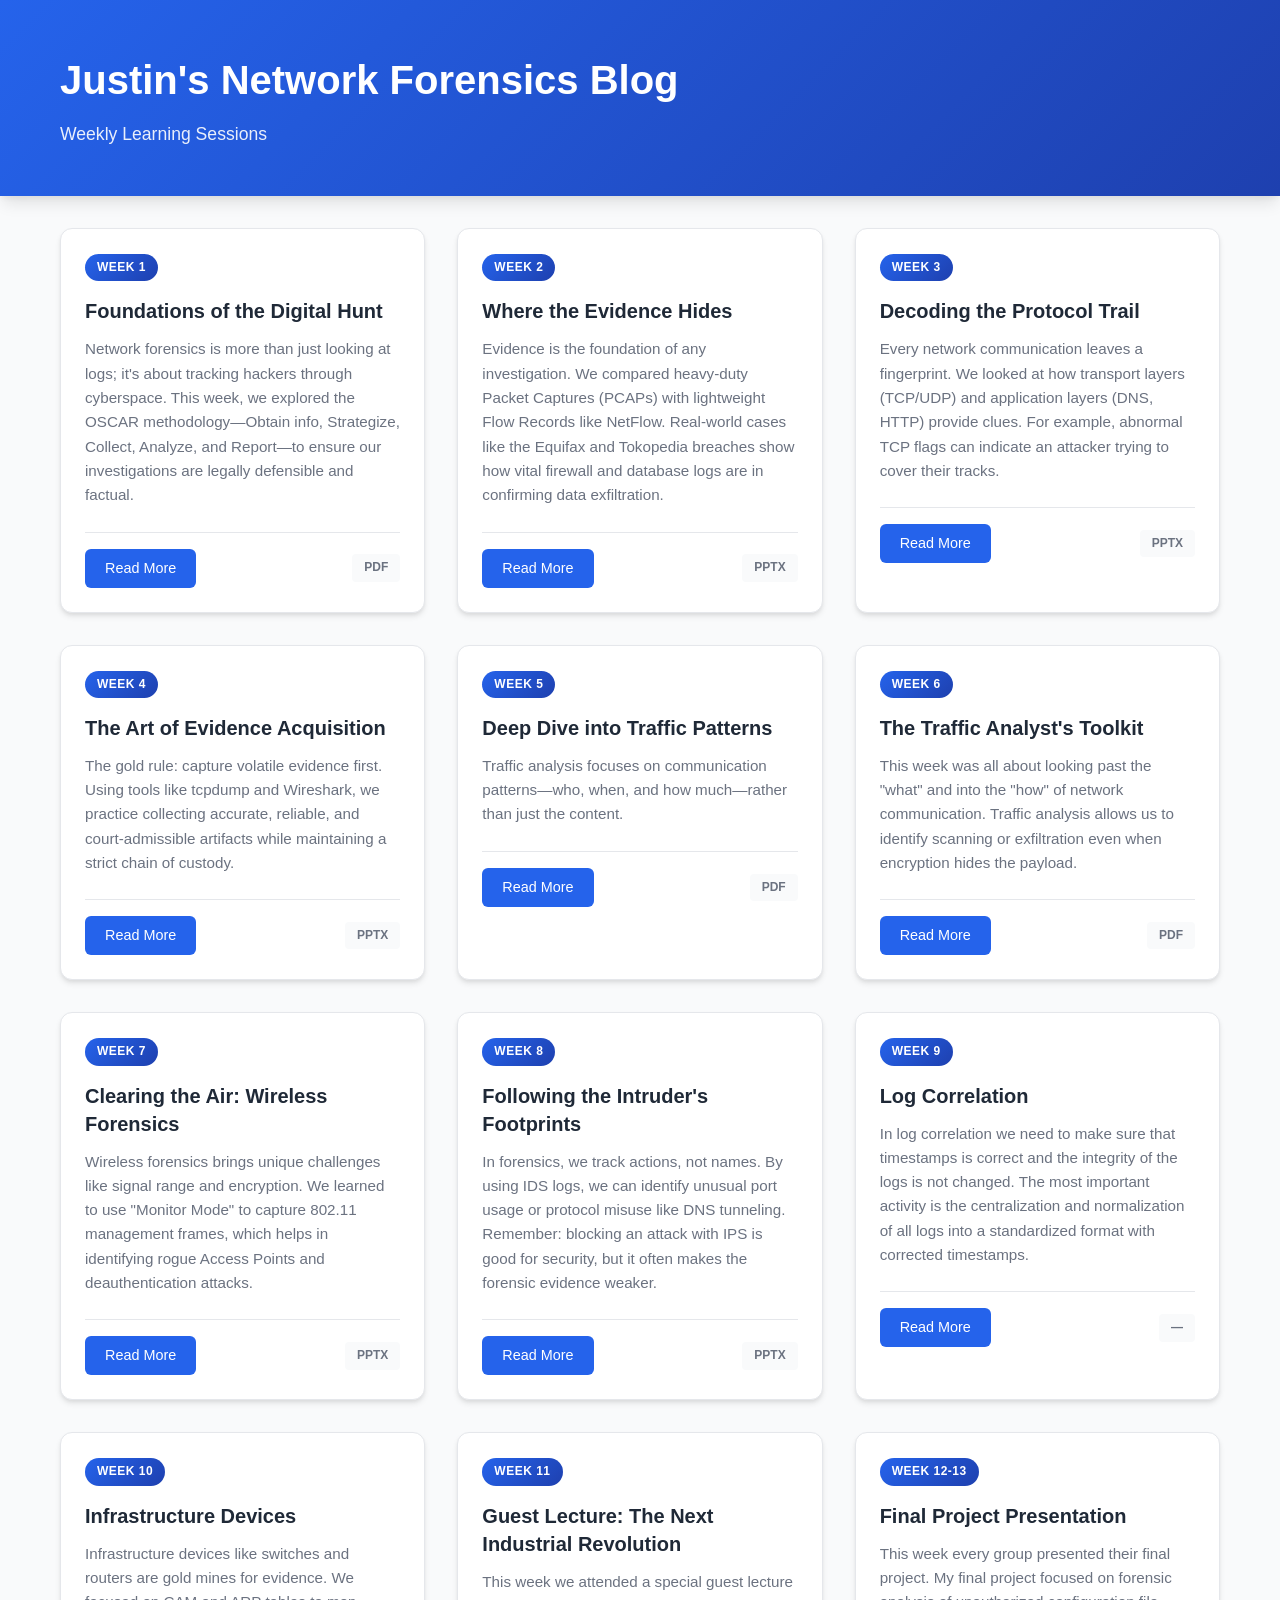
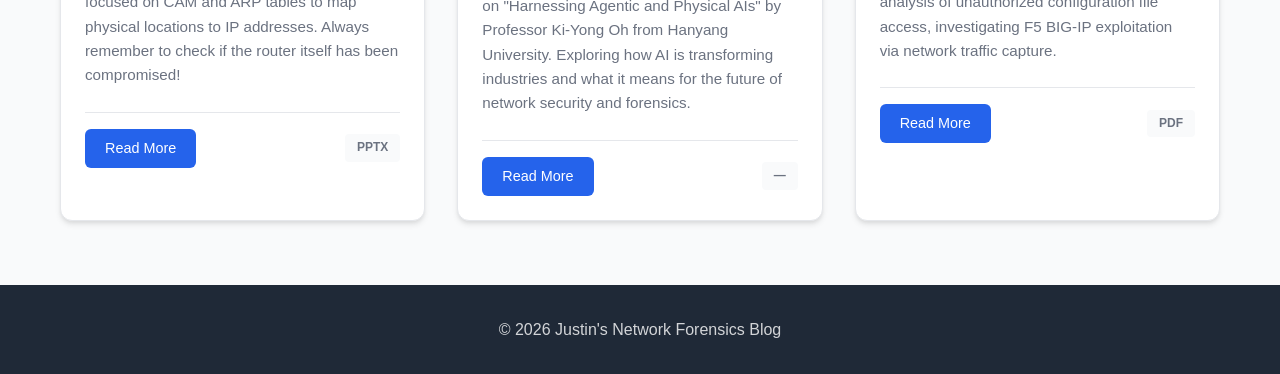
<file: index.html>
<!DOCTYPE html>
<html lang="en">
<head>
    <meta charset="UTF-8">
    <meta name="viewport" content="width=device-width, initial-scale=1.0">
    <title>Justin's Network Forensics Blog - Weekly Sessions</title>
    <link rel="stylesheet" href="styles.css">
</head>
<body>
    <header>
        <div class="container">
            <h1>Justin's Network Forensics Blog</h1>
            <p class="subtitle">Weekly Learning Sessions</p>
        </div>
    </header>

    <main class="container">
        <div class="blog-grid">
            <article class="blog-card">
                <div class="card-content">
                    <span class="session-number">Week 1</span>
                    <h2>Foundations of the Digital Hunt</h2>
                    <p>Network forensics is more than just looking at logs; it's about tracking hackers through cyberspace. This week, we explored the OSCAR methodology—Obtain info, Strategize, Collect, Analyze, and Report—to ensure our investigations are legally defensible and factual.</p>
                    <div class="card-footer">
                        <a href="posts/introduction.html" class="btn">Read More</a>
                        <span class="file-type">PDF</span>
                    </div>
                </div>
            </article>

            <article class="blog-card">
                <div class="card-content">
                    <span class="session-number">Week 2</span>
                    <h2>Where the Evidence Hides</h2>
                    <p>Evidence is the foundation of any investigation. We compared heavy-duty Packet Captures (PCAPs) with lightweight Flow Records like NetFlow. Real-world cases like the Equifax and Tokopedia breaches show how vital firewall and database logs are in confirming data exfiltration.</p>
                    <div class="card-footer">
                        <a href="posts/source-of-evidence.html" class="btn">Read More</a>
                        <span class="file-type">PPTX</span>
                    </div>
                </div>
            </article>

            <article class="blog-card">
                <div class="card-content">
                    <span class="session-number">Week 3</span>
                    <h2>Decoding the Protocol Trail</h2>
                    <p>Every network communication leaves a fingerprint. We looked at how transport layers (TCP/UDP) and application layers (DNS, HTTP) provide clues. For example, abnormal TCP flags can indicate an attacker trying to cover their tracks.</p>
                    <div class="card-footer">
                        <a href="posts/network-protocol.html" class="btn">Read More</a>
                        <span class="file-type">PPTX</span>
                    </div>
                </div>
            </article>

            <article class="blog-card">
                <div class="card-content">
                    <span class="session-number">Week 4</span>
                    <h2>The Art of Evidence Acquisition</h2>
                    <p>The gold rule: capture volatile evidence first. Using tools like tcpdump and Wireshark, we practice collecting accurate, reliable, and court-admissible artifacts while maintaining a strict chain of custody.</p>
                    <div class="card-footer">
                        <a href="posts/acquiring-evidence.html" class="btn">Read More</a>
                        <span class="file-type">PPTX</span>
                    </div>
                </div>
            </article>

            <article class="blog-card">
                <div class="card-content">
                    <span class="session-number">Week 5</span>
                    <h2>Deep Dive into Traffic Patterns</h2>
                    <p>Traffic analysis focuses on communication patterns—who, when, and how much—rather than just the content.</p>
                    <div class="card-footer">
                        <a href="posts/traffic-analysis.html" class="btn">Read More</a>
                        <span class="file-type">PDF</span>
                    </div>
                </div>
            </article>

            <article class="blog-card">
                <div class="card-content">
                    <span class="session-number">Week 6</span>
                    <h2>The Traffic Analyst's Toolkit</h2>
                    <p>This week was all about looking past the "what" and into the "how" of network communication. Traffic analysis allows us to identify scanning or exfiltration even when encryption hides the payload.</p>
                    <div class="card-footer">
                        <a href="posts/traffic-analysis-lab.html" class="btn">Read More</a>
                        <span class="file-type">PDF</span>
                    </div>
                </div>
            </article>

            <article class="blog-card">
                <div class="card-content">
                    <span class="session-number">Week 7</span>
                    <h2>Clearing the Air: Wireless Forensics</h2>
                    <p>Wireless forensics brings unique challenges like signal range and encryption. We learned to use "Monitor Mode" to capture 802.11 management frames, which helps in identifying rogue Access Points and deauthentication attacks.</p>
                    <div class="card-footer">
                        <a href="posts/wireless-forensics.html" class="btn">Read More</a>
                        <span class="file-type">PPTX</span>
                    </div>
                </div>
            </article>

            <article class="blog-card">
                <div class="card-content">
                    <span class="session-number">Week 8</span>
                    <h2>Following the Intruder's Footprints</h2>
                    <p>In forensics, we track actions, not names. By using IDS logs, we can identify unusual port usage or protocol misuse like DNS tunneling. Remember: blocking an attack with IPS is good for security, but it often makes the forensic evidence weaker.</p>
                    <div class="card-footer">
                        <a href="posts/tracking-intruder.html" class="btn">Read More</a>
                        <span class="file-type">PPTX</span>
                    </div>
                </div>
            </article>

            <article class="blog-card">
                <div class="card-content">
                    <span class="session-number">Week 9</span>
                    <h2>Log Correlation</h2>
                    <p>In log correlation we need to make sure that timestamps is correct and the integrity of the logs is not changed. The most important activity is the centralization and normalization of all logs into a standardized format with corrected timestamps.</p>
                    <div class="card-footer">
                        <a href="posts/log-correlation.html" class="btn">Read More</a>
                        <span class="file-type">—</span>
                    </div>
                </div>
            </article>

            <article class="blog-card">
                <div class="card-content">
                    <span class="session-number">Week 10</span>
                    <h2>Infrastructure Devices</h2>
                    <p>Infrastructure devices like switches and routers are gold mines for evidence. We focused on CAM and ARP tables to map physical locations to IP addresses. Always remember to check if the router itself has been compromised!</p>
                    <div class="card-footer">
                        <a href="posts/infrastructure.html" class="btn">Read More</a>
                        <span class="file-type">PPTX</span>
                    </div>
                </div>
            </article>

            <article class="blog-card">
                <div class="card-content">
                    <span class="session-number">Week 11</span>
                    <h2>Guest Lecture: The Next Industrial Revolution</h2>
                    <p>This week we attended a special guest lecture on "Harnessing Agentic and Physical AIs" by Professor Ki-Yong Oh from Hanyang University. Exploring how AI is transforming industries and what it means for the future of network security and forensics.</p>
                    <div class="card-footer">
                        <a href="posts/guest-lecture-ai.html" class="btn">Read More</a>
                        <span class="file-type">—</span>
                    </div>
                </div>
            </article>

            <article class="blog-card">
                <div class="card-content">
                    <span class="session-number">Week 12-13</span>
                    <h2>Final Project Presentation</h2>
                    <p>This week every group presented their final project. My final project focused on forensic analysis of unauthorized configuration file access, investigating F5 BIG-IP exploitation via network traffic capture.</p>
                    <div class="card-footer">
                        <a href="posts/final-project.html" class="btn">Read More</a>
                        <span class="file-type">PDF</span>
                    </div>
                </div>
            </article>
        </div>
    </main>

    <footer>
        <div class="container">
            <p>&copy; 2026 Justin's Network Forensics Blog</p>
        </div>
    </footer>

    <script src="script.js"></script>
</body>
</html>
</file>
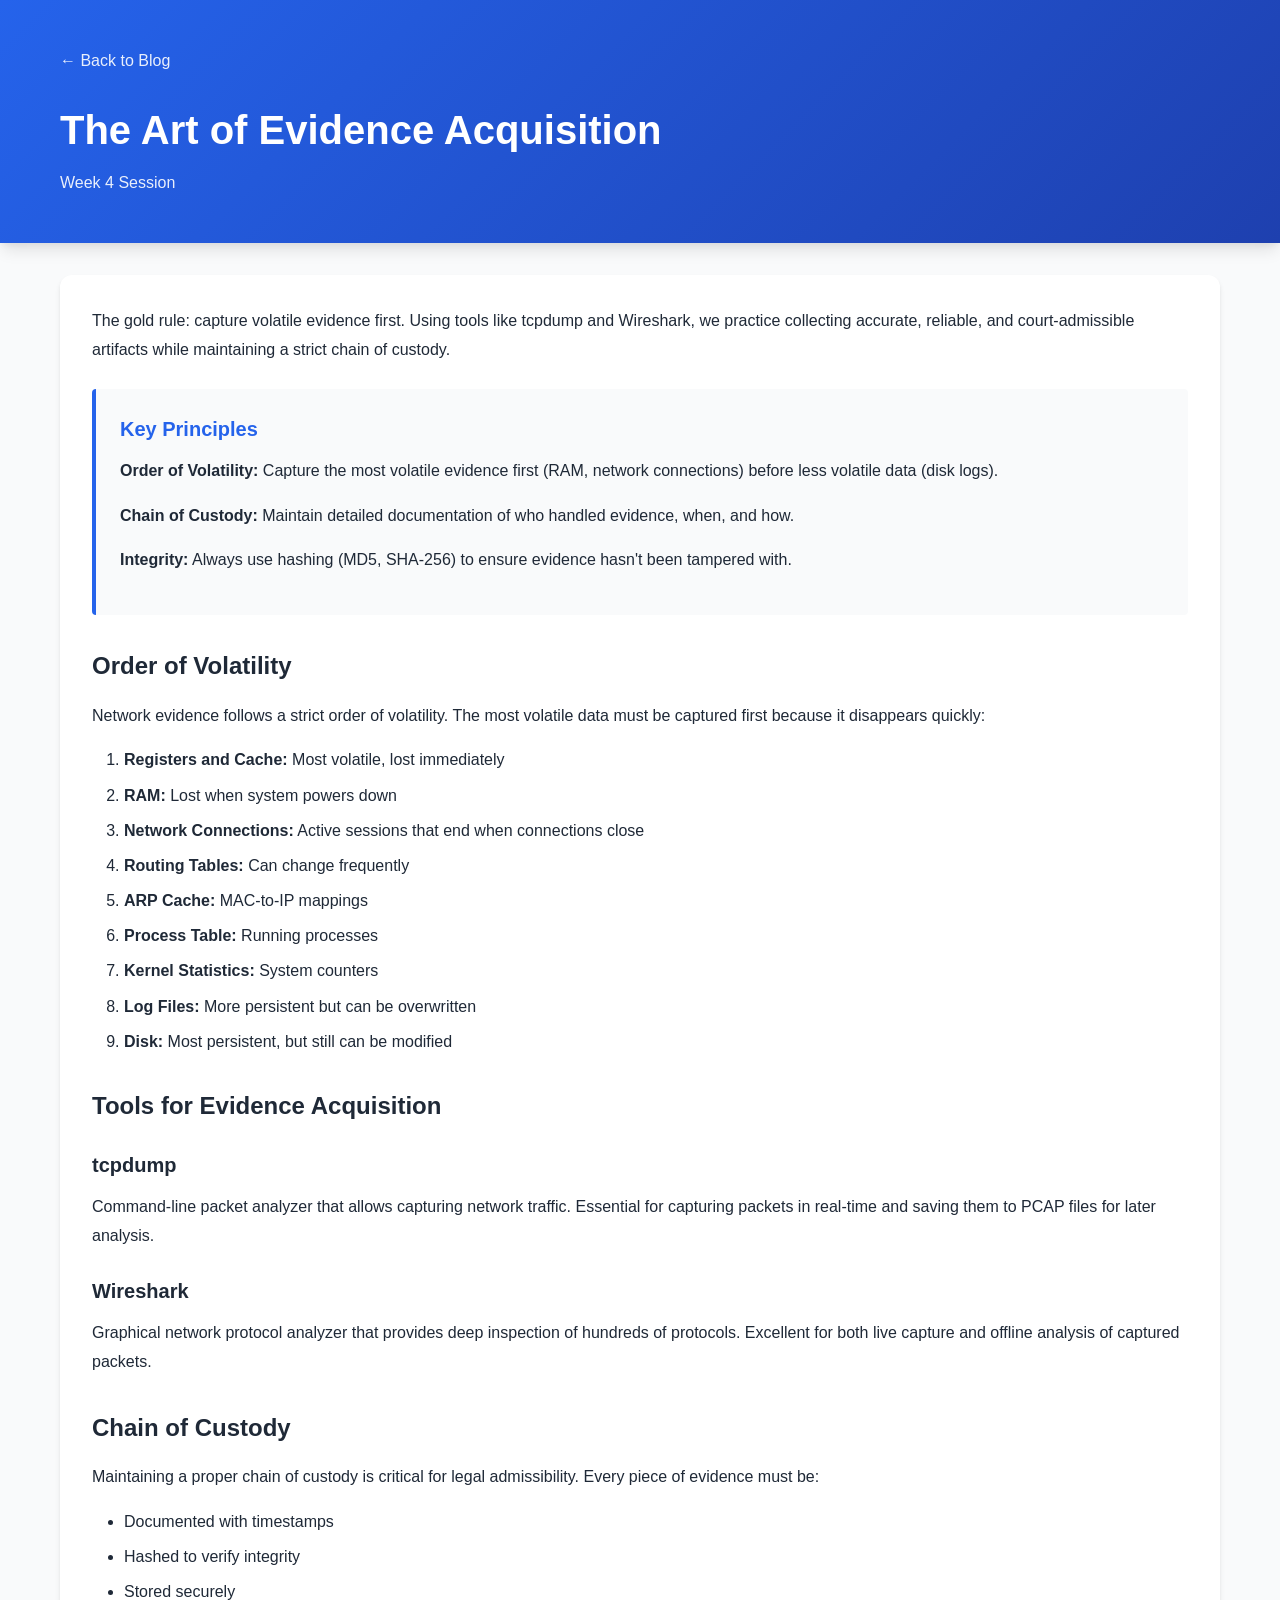
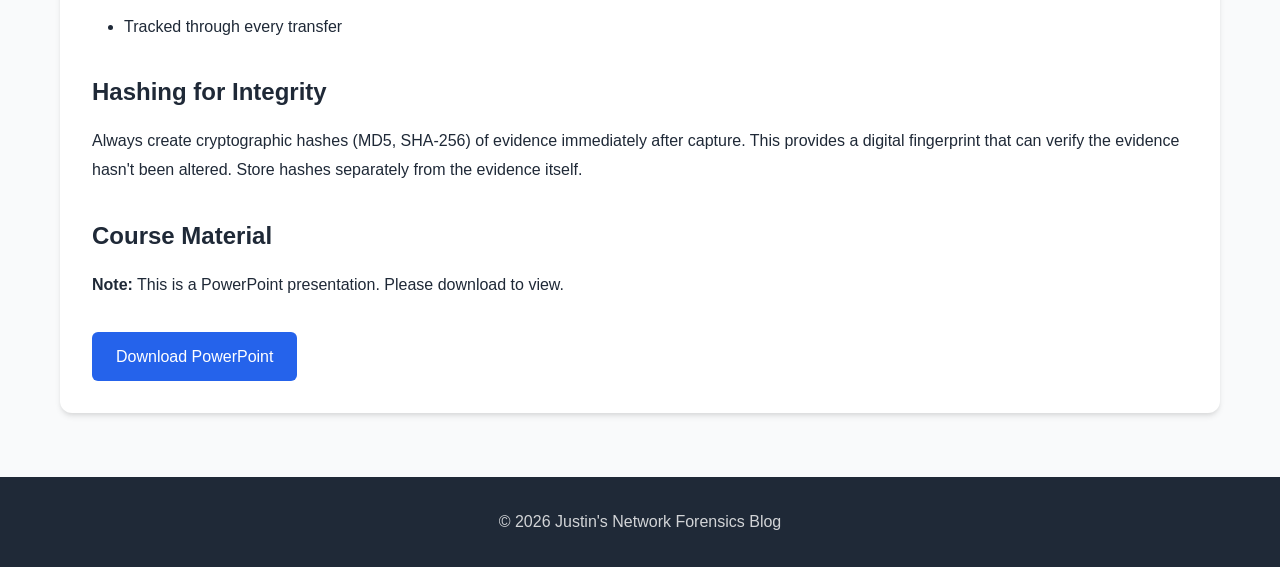
<file: posts/acquiring-evidence.html>
<!DOCTYPE html>
<html lang="en">
<head>
    <meta charset="UTF-8">
    <meta name="viewport" content="width=device-width, initial-scale=1.0">
    <title>The Art of Evidence Acquisition - Justin's Network Forensics Blog</title>
    <link rel="stylesheet" href="../styles.css">
</head>
<body>
    <header class="post-header">
        <div class="container">
            <a href="../index.html" class="back-link">← Back to Blog</a>
            <h1>The Art of Evidence Acquisition</h1>
            <p class="post-meta">Week 4 Session</p>
        </div>
    </header>

    <main class="container">
        <div class="post-content">
            <p>The gold rule: capture volatile evidence first. Using tools like tcpdump and Wireshark, we practice collecting accurate, reliable, and court-admissible artifacts while maintaining a strict chain of custody.</p>
            
            <div class="key-points">
                <h3>Key Principles</h3>
                <p><strong>Order of Volatility:</strong> Capture the most volatile evidence first (RAM, network connections) before less volatile data (disk logs).</p>
                <p><strong>Chain of Custody:</strong> Maintain detailed documentation of who handled evidence, when, and how.</p>
                <p><strong>Integrity:</strong> Always use hashing (MD5, SHA-256) to ensure evidence hasn't been tampered with.</p>
            </div>

            <h2>Order of Volatility</h2>
            <p>Network evidence follows a strict order of volatility. The most volatile data must be captured first because it disappears quickly:</p>
            <ol>
                <li><strong>Registers and Cache:</strong> Most volatile, lost immediately</li>
                <li><strong>RAM:</strong> Lost when system powers down</li>
                <li><strong>Network Connections:</strong> Active sessions that end when connections close</li>
                <li><strong>Routing Tables:</strong> Can change frequently</li>
                <li><strong>ARP Cache:</strong> MAC-to-IP mappings</li>
                <li><strong>Process Table:</strong> Running processes</li>
                <li><strong>Kernel Statistics:</strong> System counters</li>
                <li><strong>Log Files:</strong> More persistent but can be overwritten</li>
                <li><strong>Disk:</strong> Most persistent, but still can be modified</li>
            </ol>

            <h2>Tools for Evidence Acquisition</h2>
            
            <h3>tcpdump</h3>
            <p>Command-line packet analyzer that allows capturing network traffic. Essential for capturing packets in real-time and saving them to PCAP files for later analysis.</p>

            <h3>Wireshark</h3>
            <p>Graphical network protocol analyzer that provides deep inspection of hundreds of protocols. Excellent for both live capture and offline analysis of captured packets.</p>

            <h2>Chain of Custody</h2>
            <p>Maintaining a proper chain of custody is critical for legal admissibility. Every piece of evidence must be:</p>
            <ul>
                <li>Documented with timestamps</li>
                <li>Hashed to verify integrity</li>
                <li>Stored securely</li>
                <li>Tracked through every transfer</li>
            </ul>

            <h2>Hashing for Integrity</h2>
            <p>Always create cryptographic hashes (MD5, SHA-256) of evidence immediately after capture. This provides a digital fingerprint that can verify the evidence hasn't been altered. Store hashes separately from the evidence itself.</p>

            <h2>Course Material</h2>
            <p><strong>Note:</strong> This is a PowerPoint presentation. Please download to view.</p>
            
            <a href="../Acquiring Evidence in Network Forensics.pptx" class="download-btn" download>Download PowerPoint</a>
        </div>
    </main>

    <footer>
        <div class="container">
            <p>&copy; 2026 Justin's Network Forensics Blog</p>
        </div>
    </footer>
</body>
</html>
</file>
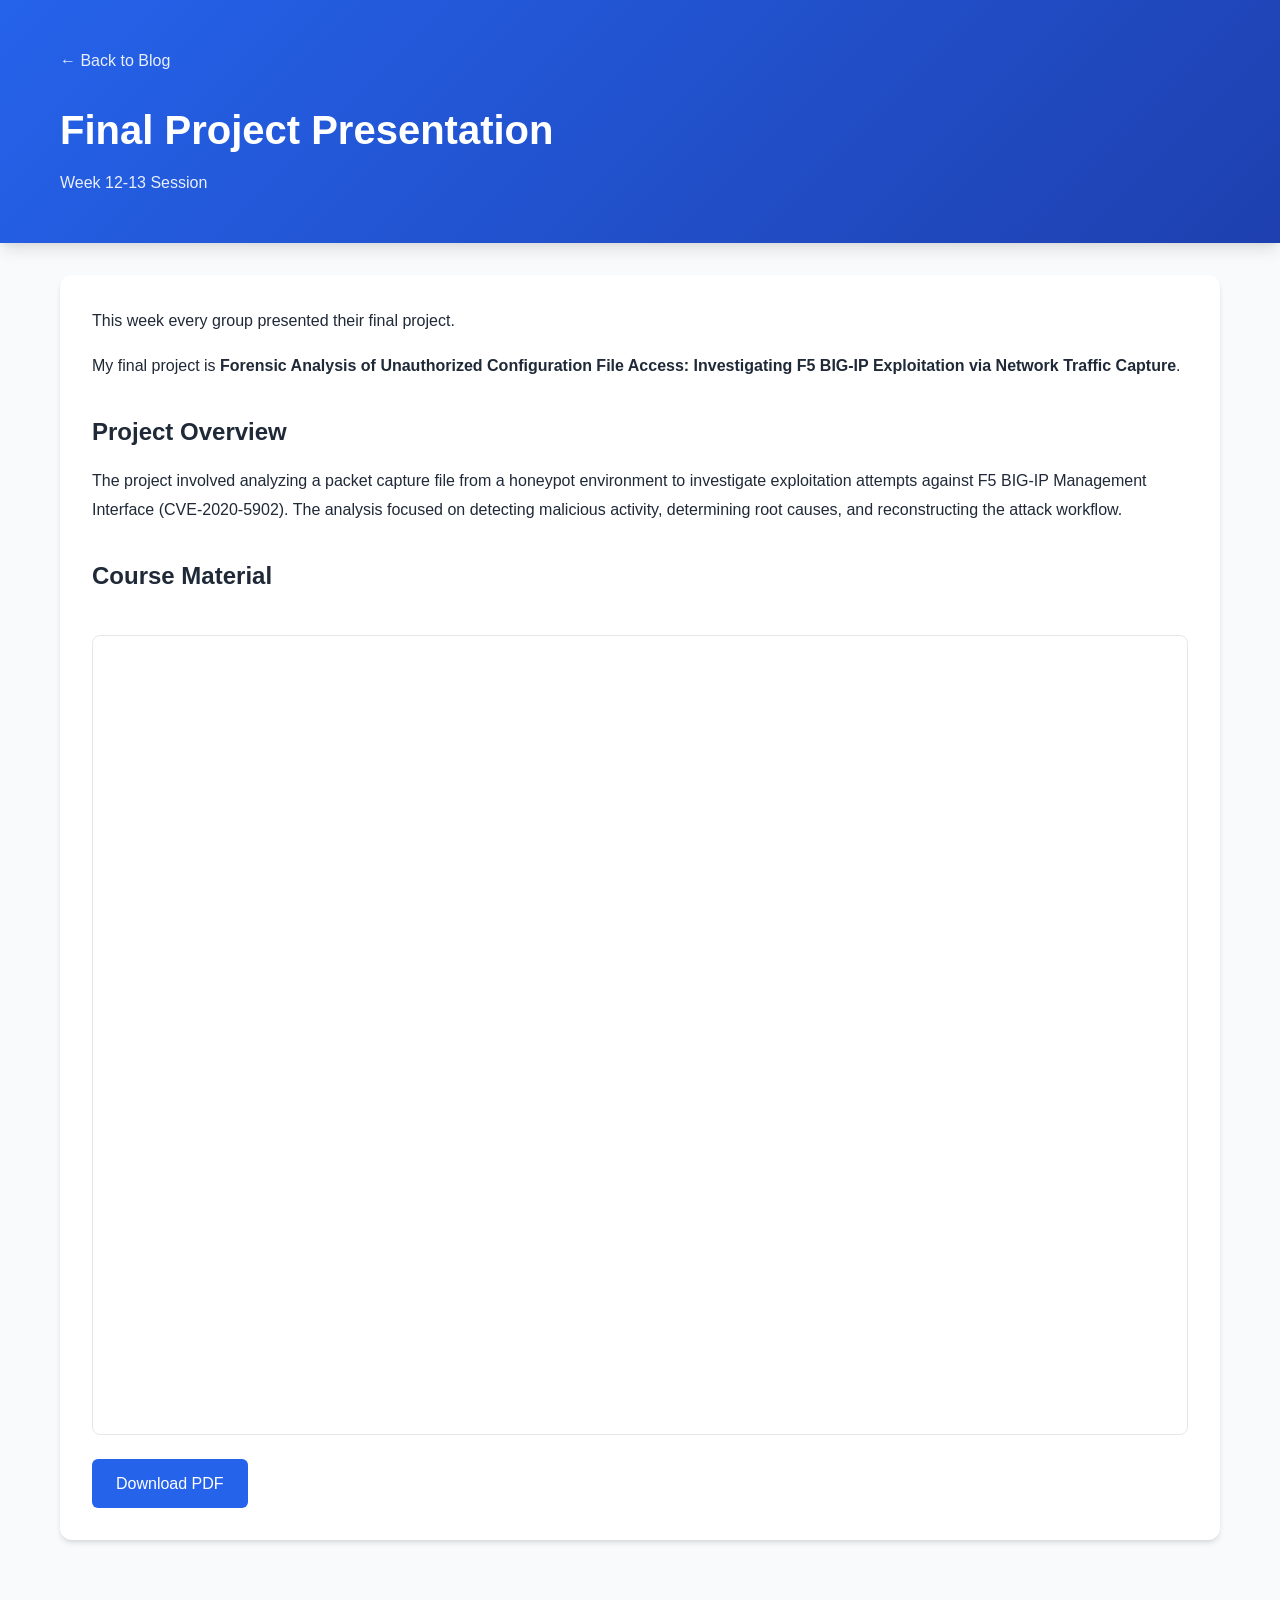
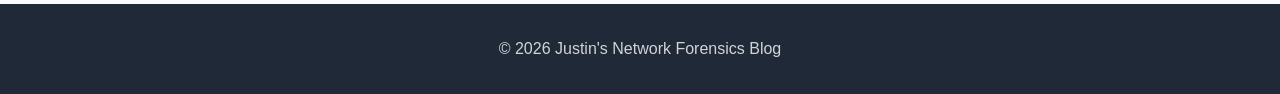
<file: posts/final-project.html>
<!DOCTYPE html>
<html lang="en">
<head>
    <meta charset="UTF-8">
    <meta name="viewport" content="width=device-width, initial-scale=1.0">
    <title>Final Project Presentation - Justin's Network Forensics Blog</title>
    <link rel="stylesheet" href="../styles.css">
</head>
<body>
    <header class="post-header">
        <div class="container">
            <a href="../index.html" class="back-link">← Back to Blog</a>
            <h1>Final Project Presentation</h1>
            <p class="post-meta">Week 12-13 Session</p>
        </div>
    </header>

    <main class="container">
        <div class="post-content">
            <p>This week every group presented their final project.</p>

            <p>My final project is <strong>Forensic Analysis of Unauthorized Configuration File Access: Investigating F5 BIG-IP Exploitation via Network Traffic Capture</strong>.</p>

            <h2>Project Overview</h2>
            <p>The project involved analyzing a packet capture file from a honeypot environment to investigate exploitation attempts against F5 BIG-IP Management Interface (CVE-2020-5902). The analysis focused on detecting malicious activity, determining root causes, and reconstructing the attack workflow.</p>

            <h2>Course Material</h2>
            <iframe src="../Network Forensics PPT Final.pdf" class="pdf-viewer" type="application/pdf">
                <p>Your browser does not support PDFs. <a href="../Network Forensics PPT Final.pdf" class="download-btn">Download PDF</a></p>
            </iframe>
            
            <a href="../Network Forensics PPT Final.pdf" class="download-btn" download>Download PDF</a>
        </div>
    </main>

    <footer>
        <div class="container">
            <p>&copy; 2026 Justin's Network Forensics Blog</p>
        </div>
    </footer>
</body>
</html>
</file>
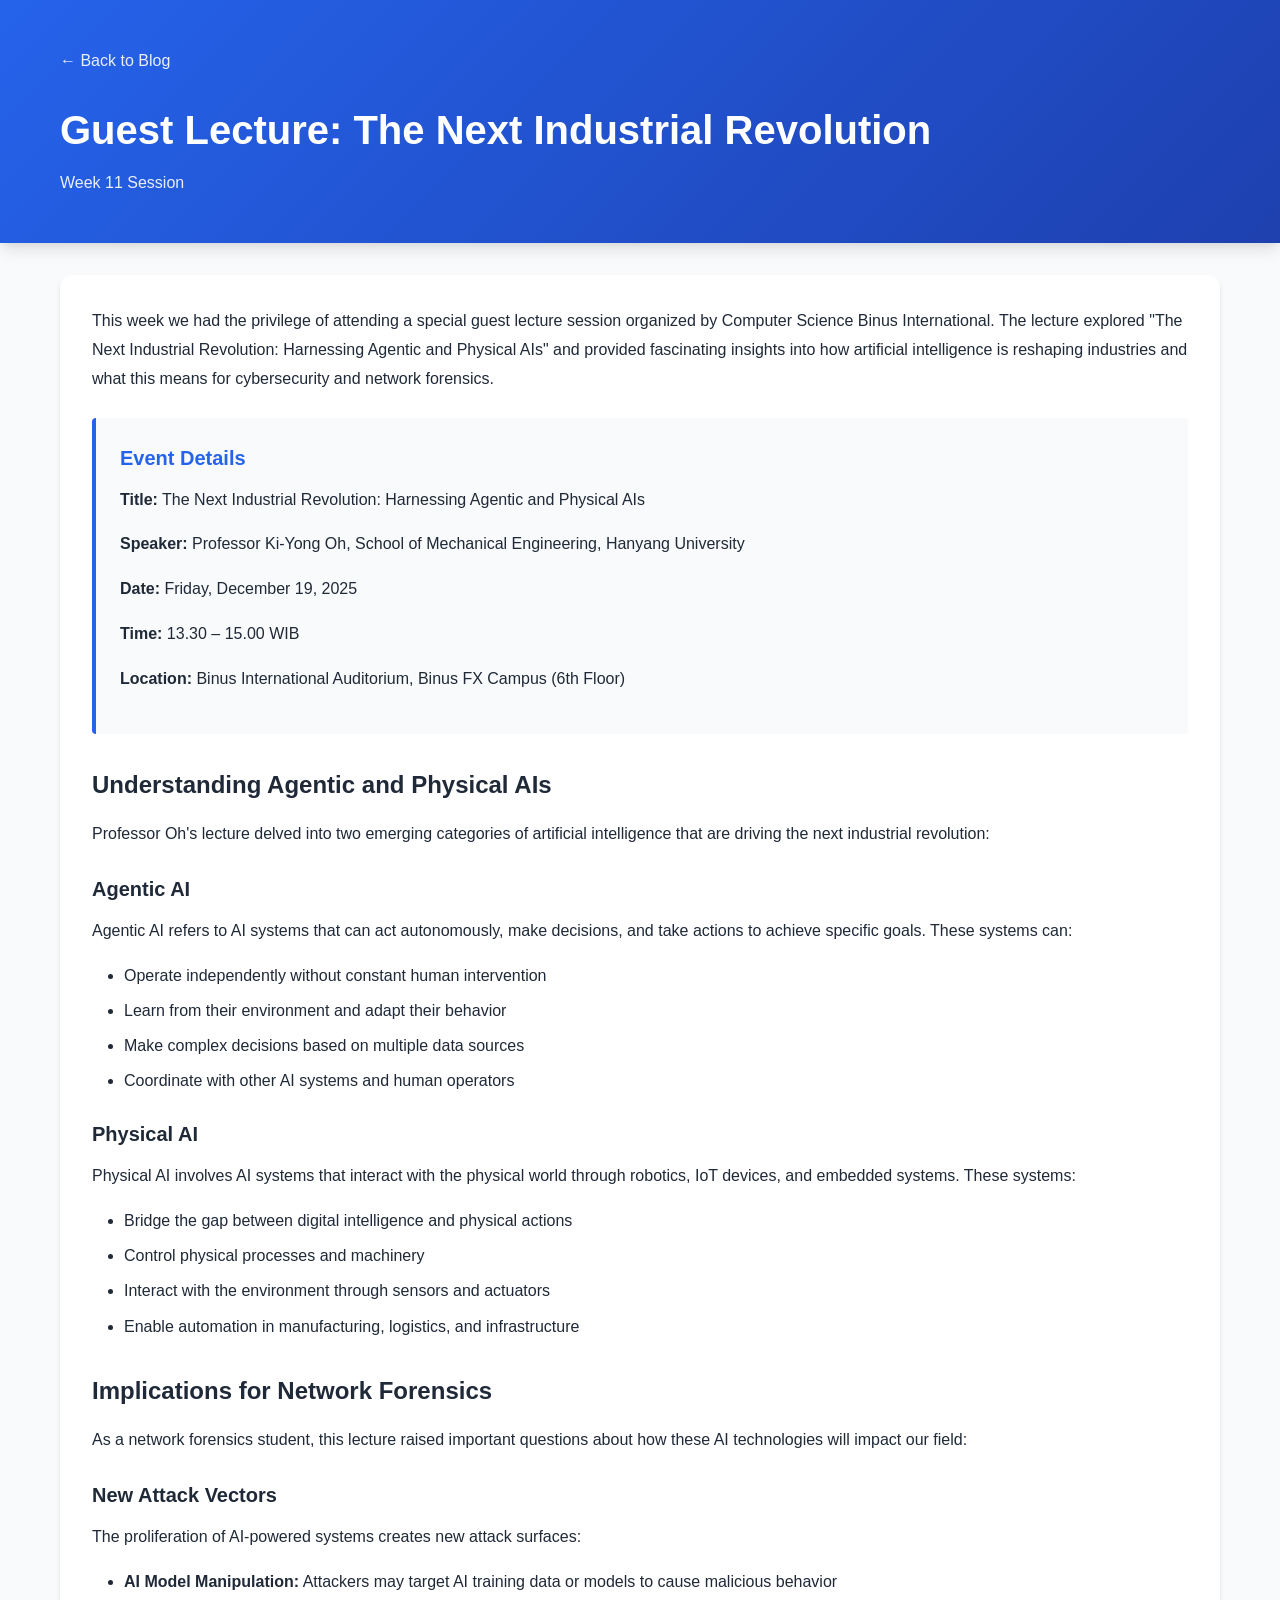
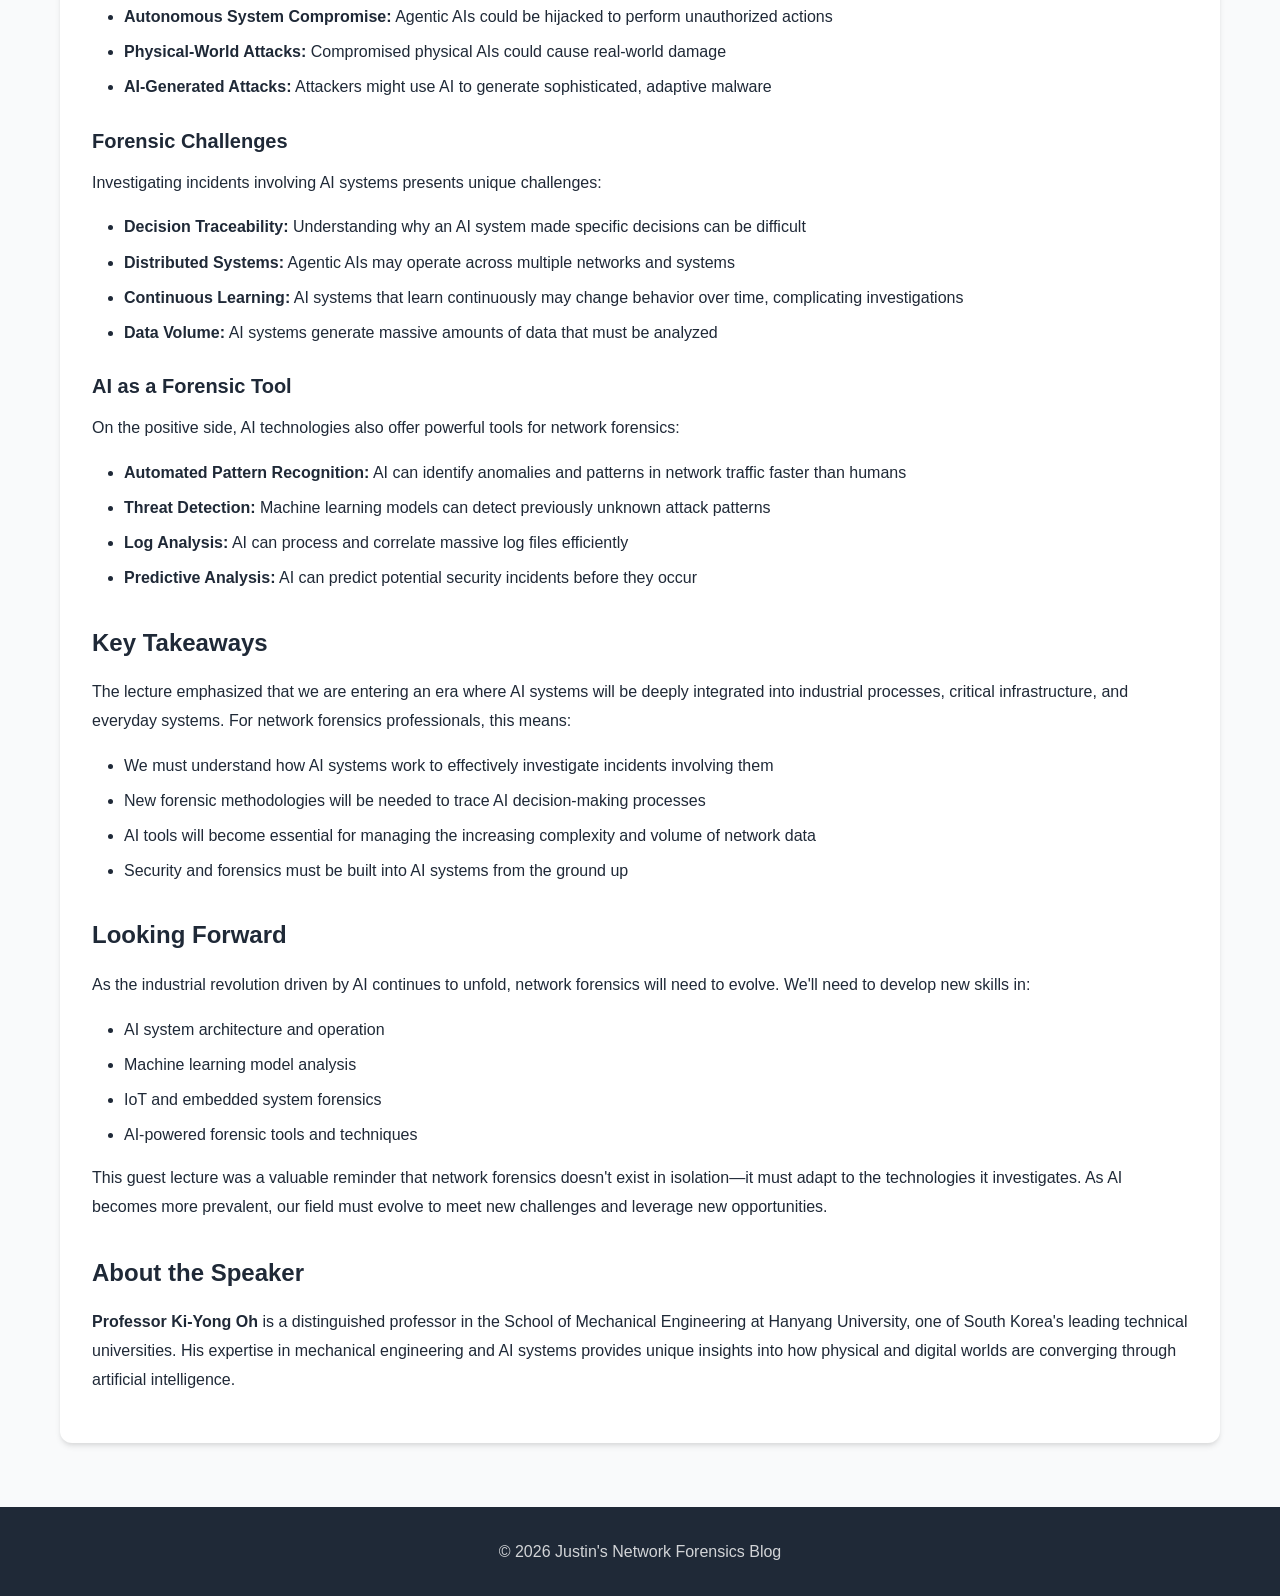
<file: posts/guest-lecture-ai.html>
<!DOCTYPE html>
<html lang="en">
<head>
    <meta charset="UTF-8">
    <meta name="viewport" content="width=device-width, initial-scale=1.0">
    <title>Guest Lecture: The Next Industrial Revolution - Justin's Network Forensics Blog</title>
    <link rel="stylesheet" href="../styles.css">
</head>
<body>
    <header class="post-header">
        <div class="container">
            <a href="../index.html" class="back-link">← Back to Blog</a>
            <h1>Guest Lecture: The Next Industrial Revolution</h1>
            <p class="post-meta">Week 11 Session</p>
        </div>
    </header>

    <main class="container">
        <div class="post-content">
            <p>This week we had the privilege of attending a special guest lecture session organized by Computer Science Binus International. The lecture explored "The Next Industrial Revolution: Harnessing Agentic and Physical AIs" and provided fascinating insights into how artificial intelligence is reshaping industries and what this means for cybersecurity and network forensics.</p>

            <div class="key-points">
                <h3>Event Details</h3>
                <p><strong>Title:</strong> The Next Industrial Revolution: Harnessing Agentic and Physical AIs</p>
                <p><strong>Speaker:</strong> Professor Ki-Yong Oh, School of Mechanical Engineering, Hanyang University</p>
                <p><strong>Date:</strong> Friday, December 19, 2025</p>
                <p><strong>Time:</strong> 13.30 – 15.00 WIB</p>
                <p><strong>Location:</strong> Binus International Auditorium, Binus FX Campus (6th Floor)</p>
            </div>

            <h2>Understanding Agentic and Physical AIs</h2>
            <p>Professor Oh's lecture delved into two emerging categories of artificial intelligence that are driving the next industrial revolution:</p>

            <h3>Agentic AI</h3>
            <p>Agentic AI refers to AI systems that can act autonomously, make decisions, and take actions to achieve specific goals. These systems can:</p>
            <ul>
                <li>Operate independently without constant human intervention</li>
                <li>Learn from their environment and adapt their behavior</li>
                <li>Make complex decisions based on multiple data sources</li>
                <li>Coordinate with other AI systems and human operators</li>
            </ul>

            <h3>Physical AI</h3>
            <p>Physical AI involves AI systems that interact with the physical world through robotics, IoT devices, and embedded systems. These systems:</p>
            <ul>
                <li>Bridge the gap between digital intelligence and physical actions</li>
                <li>Control physical processes and machinery</li>
                <li>Interact with the environment through sensors and actuators</li>
                <li>Enable automation in manufacturing, logistics, and infrastructure</li>
            </ul>

            <h2>Implications for Network Forensics</h2>
            <p>As a network forensics student, this lecture raised important questions about how these AI technologies will impact our field:</p>

            <h3>New Attack Vectors</h3>
            <p>The proliferation of AI-powered systems creates new attack surfaces:</p>
            <ul>
                <li><strong>AI Model Manipulation:</strong> Attackers may target AI training data or models to cause malicious behavior</li>
                <li><strong>Autonomous System Compromise:</strong> Agentic AIs could be hijacked to perform unauthorized actions</li>
                <li><strong>Physical-World Attacks:</strong> Compromised physical AIs could cause real-world damage</li>
                <li><strong>AI-Generated Attacks:</strong> Attackers might use AI to generate sophisticated, adaptive malware</li>
            </ul>

            <h3>Forensic Challenges</h3>
            <p>Investigating incidents involving AI systems presents unique challenges:</p>
            <ul>
                <li><strong>Decision Traceability:</strong> Understanding why an AI system made specific decisions can be difficult</li>
                <li><strong>Distributed Systems:</strong> Agentic AIs may operate across multiple networks and systems</li>
                <li><strong>Continuous Learning:</strong> AI systems that learn continuously may change behavior over time, complicating investigations</li>
                <li><strong>Data Volume:</strong> AI systems generate massive amounts of data that must be analyzed</li>
            </ul>

            <h3>AI as a Forensic Tool</h3>
            <p>On the positive side, AI technologies also offer powerful tools for network forensics:</p>
            <ul>
                <li><strong>Automated Pattern Recognition:</strong> AI can identify anomalies and patterns in network traffic faster than humans</li>
                <li><strong>Threat Detection:</strong> Machine learning models can detect previously unknown attack patterns</li>
                <li><strong>Log Analysis:</strong> AI can process and correlate massive log files efficiently</li>
                <li><strong>Predictive Analysis:</strong> AI can predict potential security incidents before they occur</li>
            </ul>

            <h2>Key Takeaways</h2>
            <p>The lecture emphasized that we are entering an era where AI systems will be deeply integrated into industrial processes, critical infrastructure, and everyday systems. For network forensics professionals, this means:</p>
            <ul>
                <li>We must understand how AI systems work to effectively investigate incidents involving them</li>
                <li>New forensic methodologies will be needed to trace AI decision-making processes</li>
                <li>AI tools will become essential for managing the increasing complexity and volume of network data</li>
                <li>Security and forensics must be built into AI systems from the ground up</li>
            </ul>

            <h2>Looking Forward</h2>
            <p>As the industrial revolution driven by AI continues to unfold, network forensics will need to evolve. We'll need to develop new skills in:</p>
            <ul>
                <li>AI system architecture and operation</li>
                <li>Machine learning model analysis</li>
                <li>IoT and embedded system forensics</li>
                <li>AI-powered forensic tools and techniques</li>
            </ul>

            <p>This guest lecture was a valuable reminder that network forensics doesn't exist in isolation—it must adapt to the technologies it investigates. As AI becomes more prevalent, our field must evolve to meet new challenges and leverage new opportunities.</p>

            <h2>About the Speaker</h2>
            <p><strong>Professor Ki-Yong Oh</strong> is a distinguished professor in the School of Mechanical Engineering at Hanyang University, one of South Korea's leading technical universities. His expertise in mechanical engineering and AI systems provides unique insights into how physical and digital worlds are converging through artificial intelligence.</p>
        </div>
    </main>

    <footer>
        <div class="container">
            <p>&copy; 2026 Justin's Network Forensics Blog</p>
        </div>
    </footer>
</body>
</html>
</file>
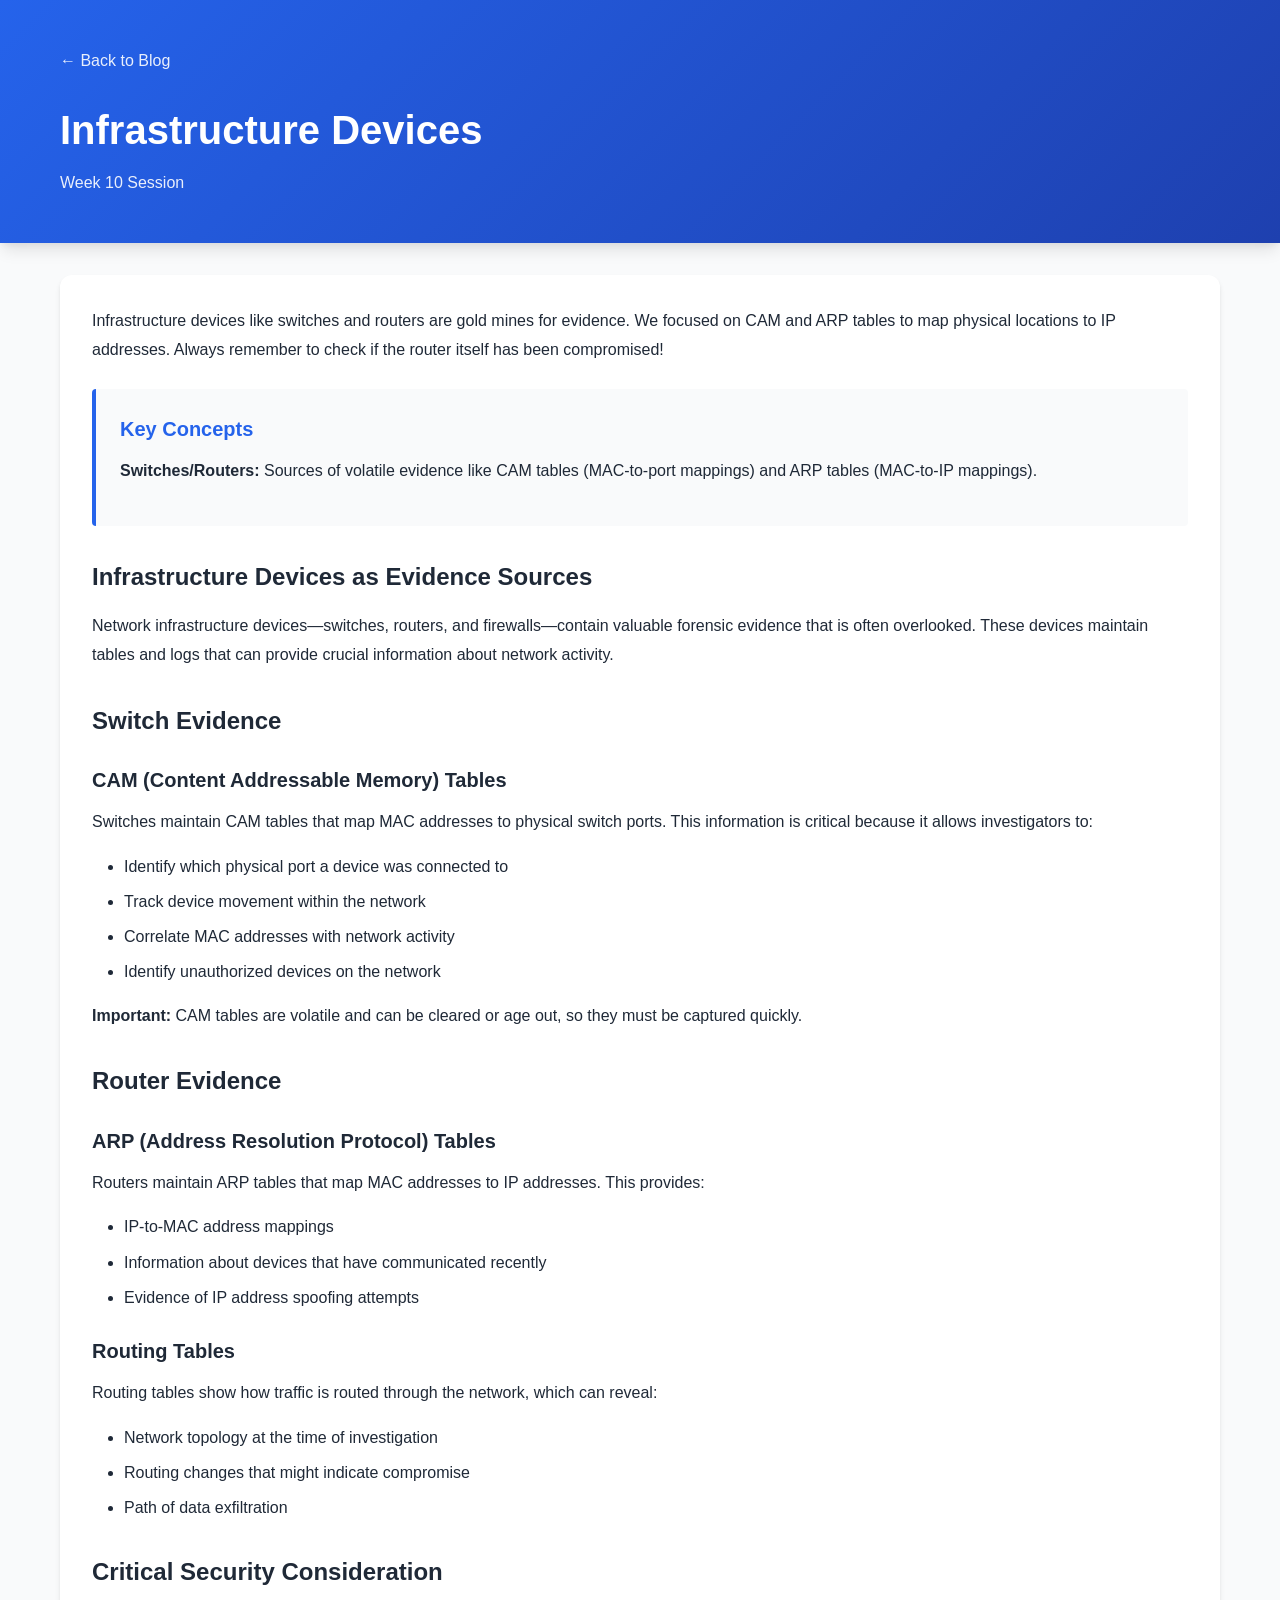
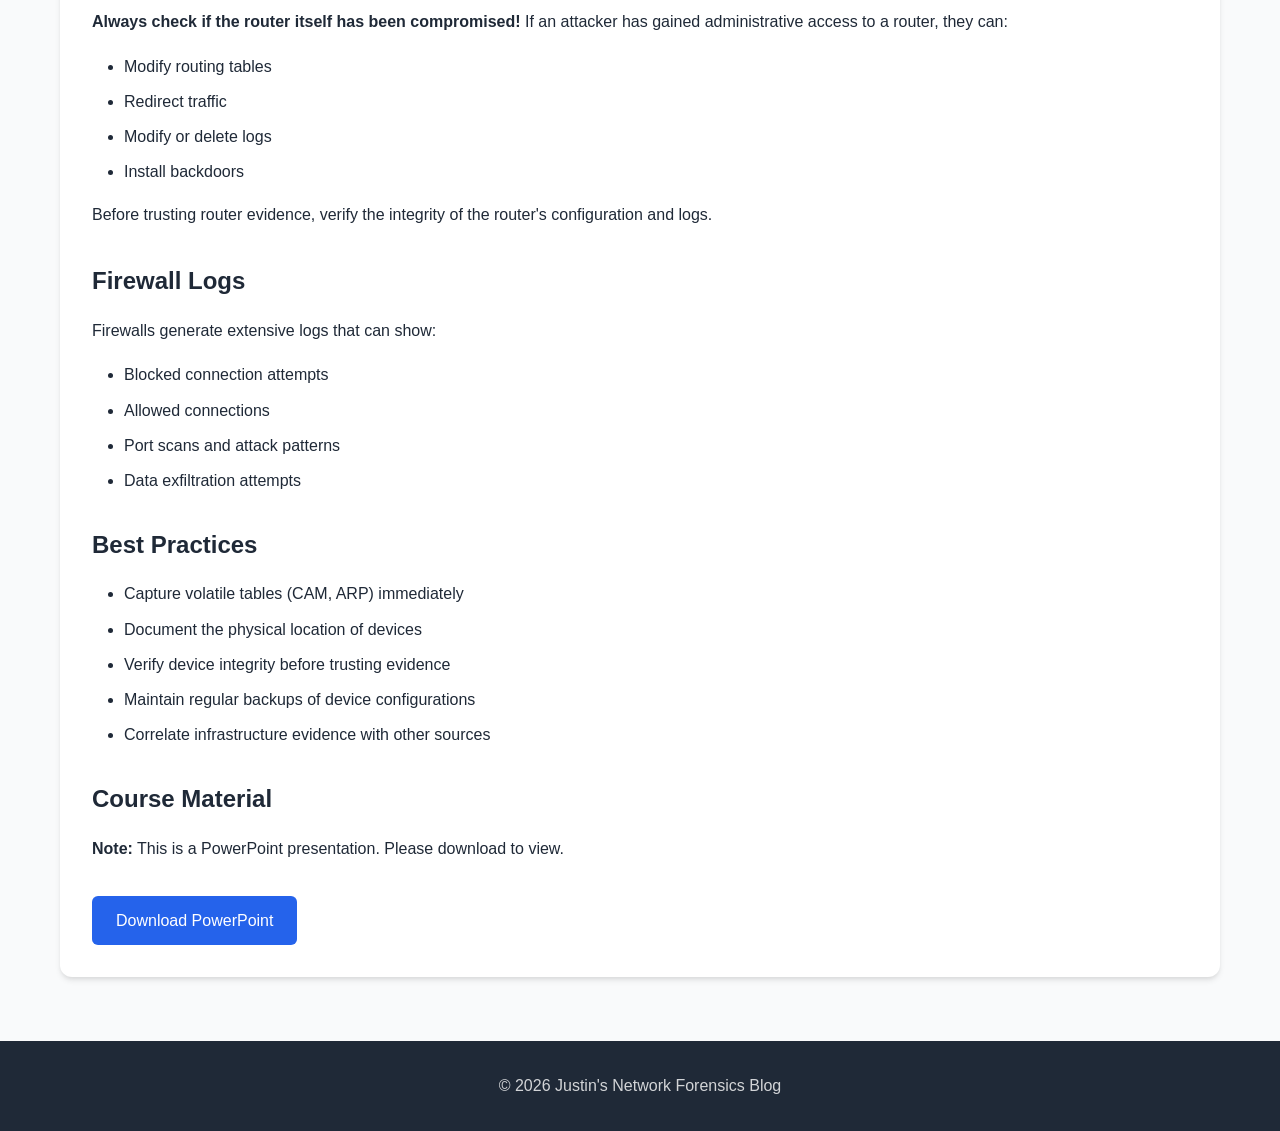
<file: posts/infrastructure.html>
<!DOCTYPE html>
<html lang="en">
<head>
    <meta charset="UTF-8">
    <meta name="viewport" content="width=device-width, initial-scale=1.0">
    <title>Infrastructure Devices - Justin's Network Forensics Blog</title>
    <link rel="stylesheet" href="../styles.css">
</head>
<body>
    <header class="post-header">
        <div class="container">
            <a href="../index.html" class="back-link">← Back to Blog</a>
            <h1>Infrastructure Devices</h1>
            <p class="post-meta">Week 10 Session</p>
        </div>
    </header>

    <main class="container">
        <div class="post-content">
            <p>Infrastructure devices like switches and routers are gold mines for evidence. We focused on CAM and ARP tables to map physical locations to IP addresses. Always remember to check if the router itself has been compromised!</p>
            
            <div class="key-points">
                <h3>Key Concepts</h3>
                <p><strong>Switches/Routers:</strong> Sources of volatile evidence like CAM tables (MAC-to-port mappings) and ARP tables (MAC-to-IP mappings).</p>
            </div>

            <h2>Infrastructure Devices as Evidence Sources</h2>
            <p>Network infrastructure devices—switches, routers, and firewalls—contain valuable forensic evidence that is often overlooked. These devices maintain tables and logs that can provide crucial information about network activity.</p>

            <h2>Switch Evidence</h2>
            
            <h3>CAM (Content Addressable Memory) Tables</h3>
            <p>Switches maintain CAM tables that map MAC addresses to physical switch ports. This information is critical because it allows investigators to:</p>
            <ul>
                <li>Identify which physical port a device was connected to</li>
                <li>Track device movement within the network</li>
                <li>Correlate MAC addresses with network activity</li>
                <li>Identify unauthorized devices on the network</li>
            </ul>
            <p><strong>Important:</strong> CAM tables are volatile and can be cleared or age out, so they must be captured quickly.</p>

            <h2>Router Evidence</h2>
            
            <h3>ARP (Address Resolution Protocol) Tables</h3>
            <p>Routers maintain ARP tables that map MAC addresses to IP addresses. This provides:</p>
            <ul>
                <li>IP-to-MAC address mappings</li>
                <li>Information about devices that have communicated recently</li>
                <li>Evidence of IP address spoofing attempts</li>
            </ul>

            <h3>Routing Tables</h3>
            <p>Routing tables show how traffic is routed through the network, which can reveal:</p>
            <ul>
                <li>Network topology at the time of investigation</li>
                <li>Routing changes that might indicate compromise</li>
                <li>Path of data exfiltration</li>
            </ul>

            <h2>Critical Security Consideration</h2>
            <p><strong>Always check if the router itself has been compromised!</strong> If an attacker has gained administrative access to a router, they can:</p>
            <ul>
                <li>Modify routing tables</li>
                <li>Redirect traffic</li>
                <li>Modify or delete logs</li>
                <li>Install backdoors</li>
            </ul>
            <p>Before trusting router evidence, verify the integrity of the router's configuration and logs.</p>

            <h2>Firewall Logs</h2>
            <p>Firewalls generate extensive logs that can show:</p>
            <ul>
                <li>Blocked connection attempts</li>
                <li>Allowed connections</li>
                <li>Port scans and attack patterns</li>
                <li>Data exfiltration attempts</li>
            </ul>

            <h2>Best Practices</h2>
            <ul>
                <li>Capture volatile tables (CAM, ARP) immediately</li>
                <li>Document the physical location of devices</li>
                <li>Verify device integrity before trusting evidence</li>
                <li>Maintain regular backups of device configurations</li>
                <li>Correlate infrastructure evidence with other sources</li>
            </ul>

            <h2>Course Material</h2>
            <p><strong>Note:</strong> This is a PowerPoint presentation. Please download to view.</p>
            
            <a href="../Understanding Switch Router and Firewall.pptx" class="download-btn" download>Download PowerPoint</a>
        </div>
    </main>

    <footer>
        <div class="container">
            <p>&copy; 2026 Justin's Network Forensics Blog</p>
        </div>
    </footer>
</body>
</html>
</file>
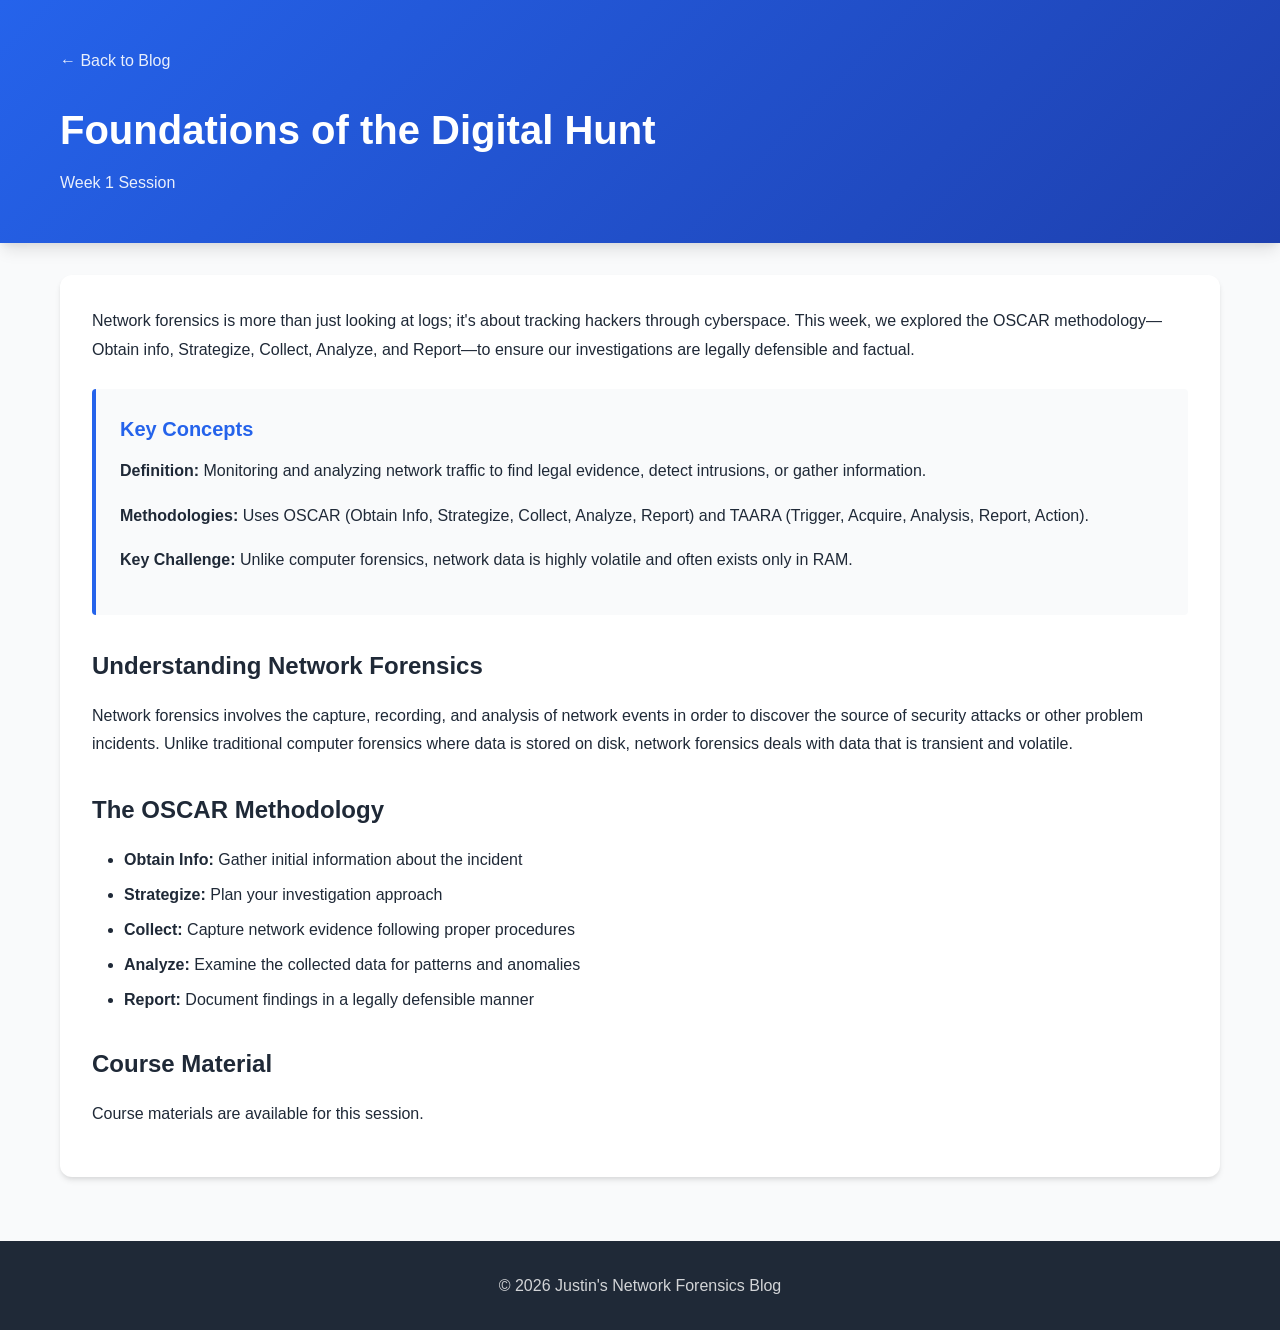
<file: posts/introduction.html>
<!DOCTYPE html>
<html lang="en">
<head>
    <meta charset="UTF-8">
    <meta name="viewport" content="width=device-width, initial-scale=1.0">
    <title>Foundations of the Digital Hunt - Justin's Network Forensics Blog</title>
    <link rel="stylesheet" href="../styles.css">
</head>
<body>
    <header class="post-header">
        <div class="container">
            <a href="../index.html" class="back-link">← Back to Blog</a>
            <h1>Foundations of the Digital Hunt</h1>
            <p class="post-meta">Week 1 Session</p>
        </div>
    </header>

    <main class="container">
        <div class="post-content">
            <p>Network forensics is more than just looking at logs; it's about tracking hackers through cyberspace. This week, we explored the OSCAR methodology—Obtain info, Strategize, Collect, Analyze, and Report—to ensure our investigations are legally defensible and factual.</p>
            
            <div class="key-points">
                <h3>Key Concepts</h3>
                <p><strong>Definition:</strong> Monitoring and analyzing network traffic to find legal evidence, detect intrusions, or gather information.</p>
                <p><strong>Methodologies:</strong> Uses OSCAR (Obtain Info, Strategize, Collect, Analyze, Report) and TAARA (Trigger, Acquire, Analysis, Report, Action).</p>
                <p><strong>Key Challenge:</strong> Unlike computer forensics, network data is highly volatile and often exists only in RAM.</p>
            </div>

            <h2>Understanding Network Forensics</h2>
            <p>Network forensics involves the capture, recording, and analysis of network events in order to discover the source of security attacks or other problem incidents. Unlike traditional computer forensics where data is stored on disk, network forensics deals with data that is transient and volatile.</p>

            <h2>The OSCAR Methodology</h2>
            <ul>
                <li><strong>Obtain Info:</strong> Gather initial information about the incident</li>
                <li><strong>Strategize:</strong> Plan your investigation approach</li>
                <li><strong>Collect:</strong> Capture network evidence following proper procedures</li>
                <li><strong>Analyze:</strong> Examine the collected data for patterns and anomalies</li>
                <li><strong>Report:</strong> Document findings in a legally defensible manner</li>
            </ul>

            <h2>Course Material</h2>
            <p>Course materials are available for this session.</p>
        </div>
    </main>

    <footer>
        <div class="container">
            <p>&copy; 2026 Justin's Network Forensics Blog</p>
        </div>
    </footer>
</body>
</html>
</file>
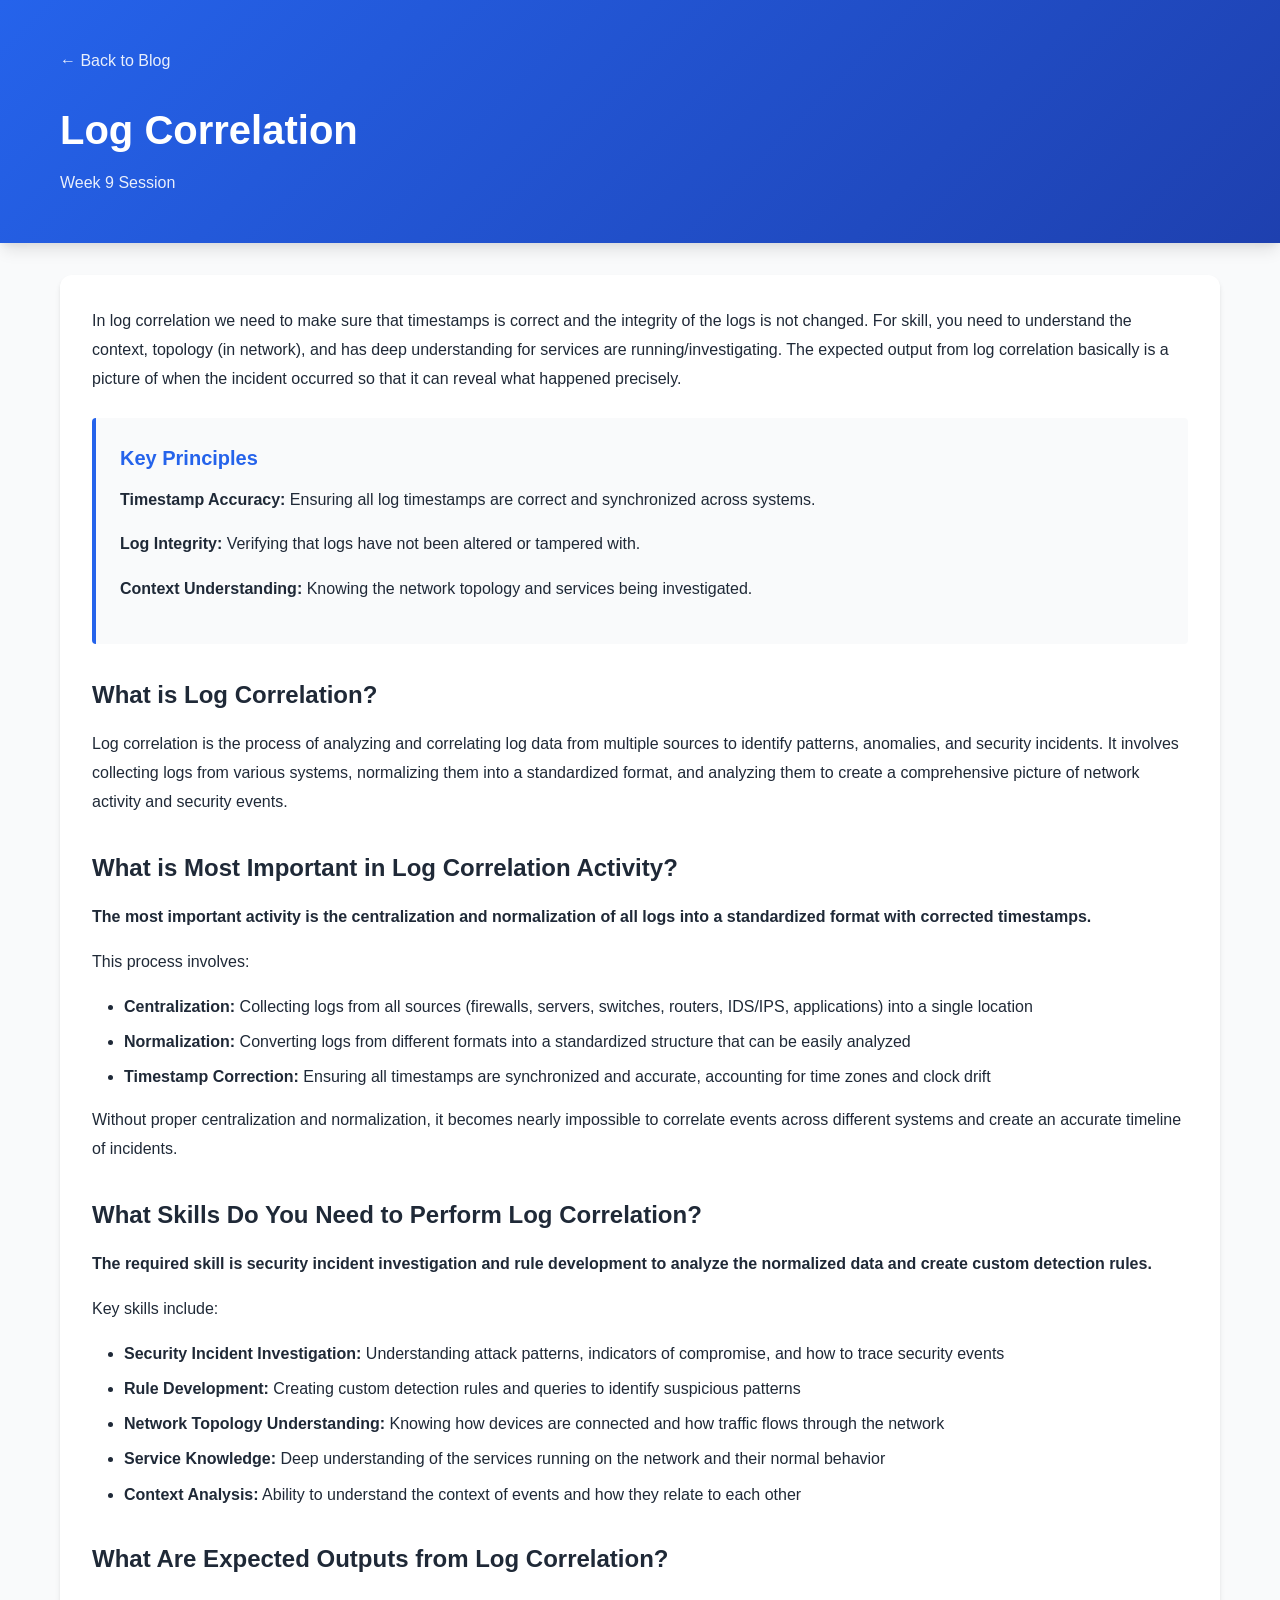
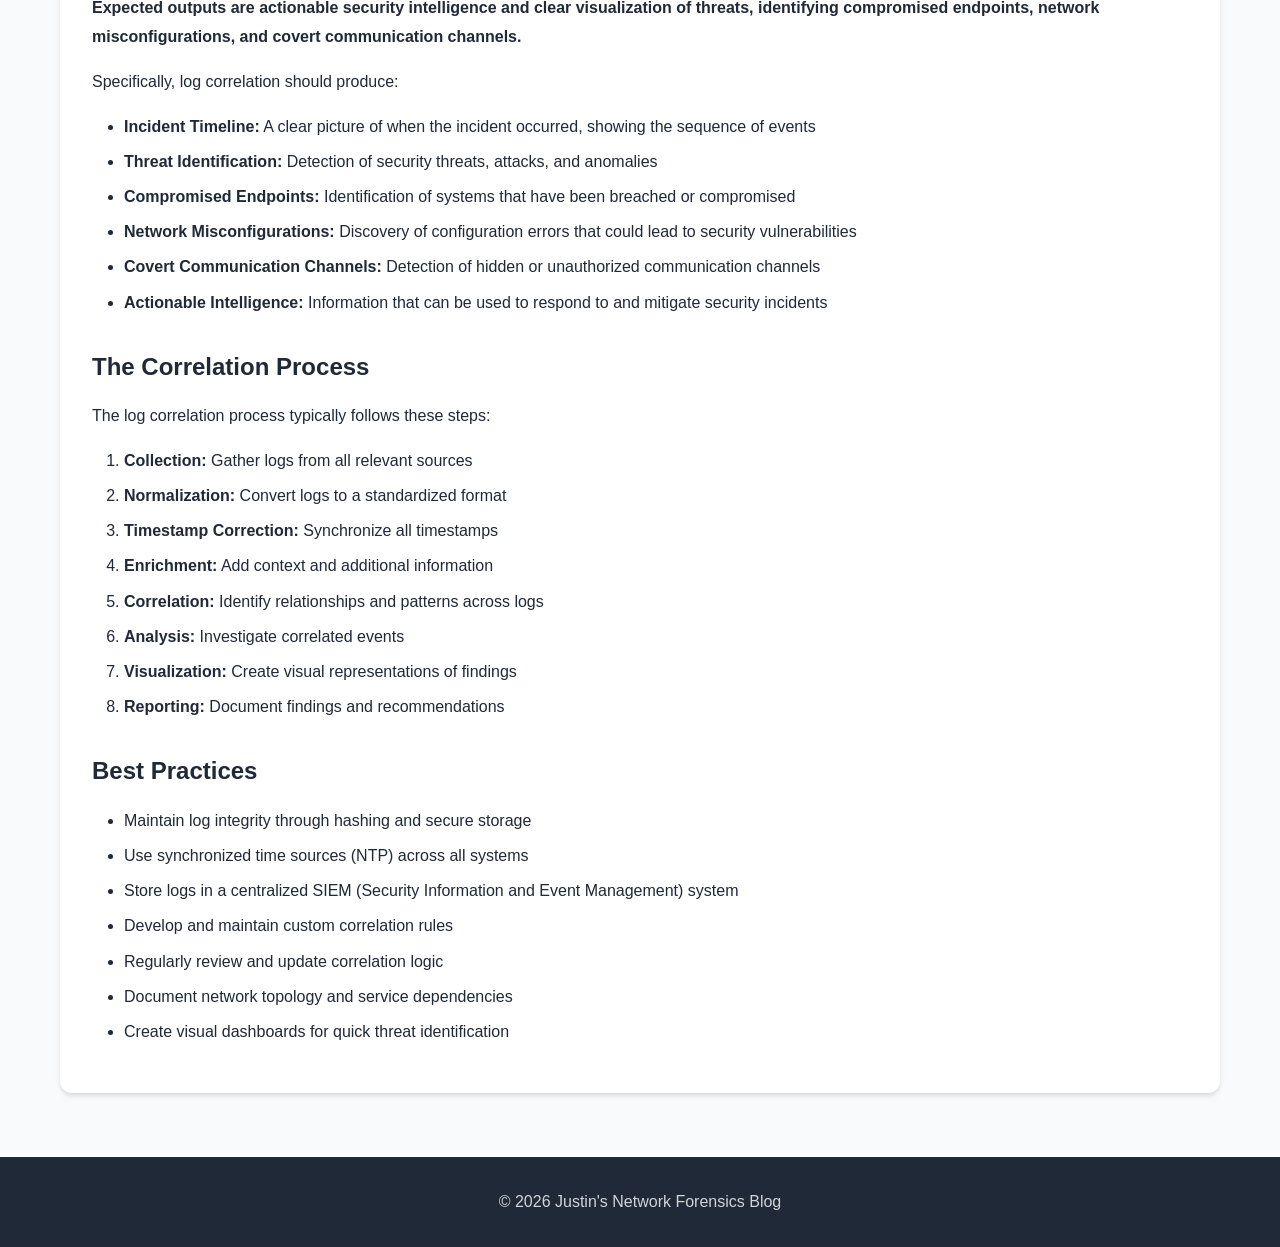
<file: posts/log-correlation.html>
<!DOCTYPE html>
<html lang="en">
<head>
    <meta charset="UTF-8">
    <meta name="viewport" content="width=device-width, initial-scale=1.0">
    <title>Log Correlation - Justin's Network Forensics Blog</title>
    <link rel="stylesheet" href="../styles.css">
</head>
<body>
    <header class="post-header">
        <div class="container">
            <a href="../index.html" class="back-link">← Back to Blog</a>
            <h1>Log Correlation</h1>
            <p class="post-meta">Week 9 Session</p>
        </div>
    </header>

    <main class="container">
        <div class="post-content">
            <p>In log correlation we need to make sure that timestamps is correct and the integrity of the logs is not changed. For skill, you need to understand the context, topology (in network), and has deep understanding for services are running/investigating. The expected output from log correlation basically is a picture of when the incident occurred so that it can reveal what happened precisely.</p>

            <div class="key-points">
                <h3>Key Principles</h3>
                <p><strong>Timestamp Accuracy:</strong> Ensuring all log timestamps are correct and synchronized across systems.</p>
                <p><strong>Log Integrity:</strong> Verifying that logs have not been altered or tampered with.</p>
                <p><strong>Context Understanding:</strong> Knowing the network topology and services being investigated.</p>
            </div>

            <h2>What is Log Correlation?</h2>
            <p>Log correlation is the process of analyzing and correlating log data from multiple sources to identify patterns, anomalies, and security incidents. It involves collecting logs from various systems, normalizing them into a standardized format, and analyzing them to create a comprehensive picture of network activity and security events.</p>

            <h2>What is Most Important in Log Correlation Activity?</h2>
            <p><strong>The most important activity is the centralization and normalization of all logs into a standardized format with corrected timestamps.</strong></p>
            
            <p>This process involves:</p>
            <ul>
                <li><strong>Centralization:</strong> Collecting logs from all sources (firewalls, servers, switches, routers, IDS/IPS, applications) into a single location</li>
                <li><strong>Normalization:</strong> Converting logs from different formats into a standardized structure that can be easily analyzed</li>
                <li><strong>Timestamp Correction:</strong> Ensuring all timestamps are synchronized and accurate, accounting for time zones and clock drift</li>
            </ul>

            <p>Without proper centralization and normalization, it becomes nearly impossible to correlate events across different systems and create an accurate timeline of incidents.</p>

            <h2>What Skills Do You Need to Perform Log Correlation?</h2>
            <p><strong>The required skill is security incident investigation and rule development to analyze the normalized data and create custom detection rules.</strong></p>

            <p>Key skills include:</p>
            <ul>
                <li><strong>Security Incident Investigation:</strong> Understanding attack patterns, indicators of compromise, and how to trace security events</li>
                <li><strong>Rule Development:</strong> Creating custom detection rules and queries to identify suspicious patterns</li>
                <li><strong>Network Topology Understanding:</strong> Knowing how devices are connected and how traffic flows through the network</li>
                <li><strong>Service Knowledge:</strong> Deep understanding of the services running on the network and their normal behavior</li>
                <li><strong>Context Analysis:</strong> Ability to understand the context of events and how they relate to each other</li>
            </ul>

            <h2>What Are Expected Outputs from Log Correlation?</h2>
            <p><strong>Expected outputs are actionable security intelligence and clear visualization of threats, identifying compromised endpoints, network misconfigurations, and covert communication channels.</strong></p>

            <p>Specifically, log correlation should produce:</p>
            <ul>
                <li><strong>Incident Timeline:</strong> A clear picture of when the incident occurred, showing the sequence of events</li>
                <li><strong>Threat Identification:</strong> Detection of security threats, attacks, and anomalies</li>
                <li><strong>Compromised Endpoints:</strong> Identification of systems that have been breached or compromised</li>
                <li><strong>Network Misconfigurations:</strong> Discovery of configuration errors that could lead to security vulnerabilities</li>
                <li><strong>Covert Communication Channels:</strong> Detection of hidden or unauthorized communication channels</li>
                <li><strong>Actionable Intelligence:</strong> Information that can be used to respond to and mitigate security incidents</li>
            </ul>

            <h2>The Correlation Process</h2>
            <p>The log correlation process typically follows these steps:</p>
            <ol>
                <li><strong>Collection:</strong> Gather logs from all relevant sources</li>
                <li><strong>Normalization:</strong> Convert logs to a standardized format</li>
                <li><strong>Timestamp Correction:</strong> Synchronize all timestamps</li>
                <li><strong>Enrichment:</strong> Add context and additional information</li>
                <li><strong>Correlation:</strong> Identify relationships and patterns across logs</li>
                <li><strong>Analysis:</strong> Investigate correlated events</li>
                <li><strong>Visualization:</strong> Create visual representations of findings</li>
                <li><strong>Reporting:</strong> Document findings and recommendations</li>
            </ol>

            <h2>Best Practices</h2>
            <ul>
                <li>Maintain log integrity through hashing and secure storage</li>
                <li>Use synchronized time sources (NTP) across all systems</li>
                <li>Store logs in a centralized SIEM (Security Information and Event Management) system</li>
                <li>Develop and maintain custom correlation rules</li>
                <li>Regularly review and update correlation logic</li>
                <li>Document network topology and service dependencies</li>
                <li>Create visual dashboards for quick threat identification</li>
            </ul>
        </div>
    </main>

    <footer>
        <div class="container">
            <p>&copy; 2026 Justin's Network Forensics Blog</p>
        </div>
    </footer>
</body>
</html>
</file>
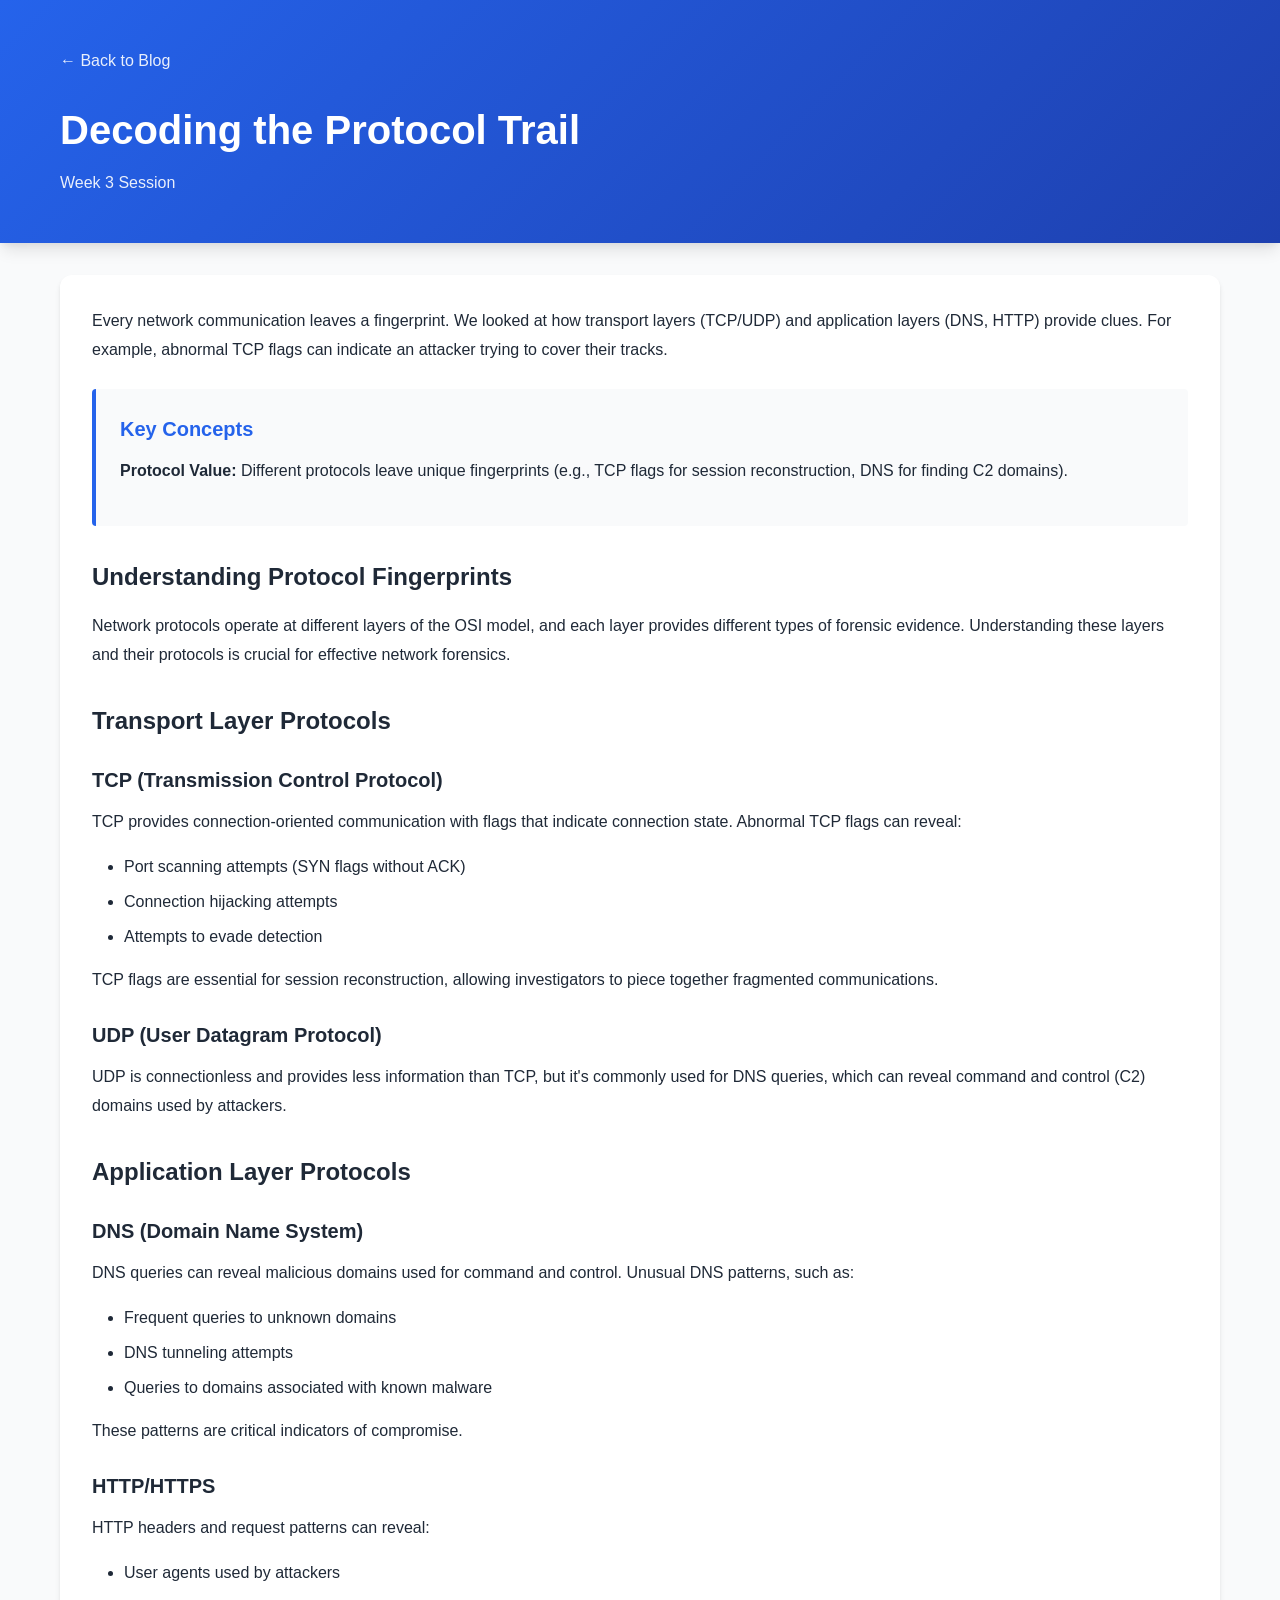
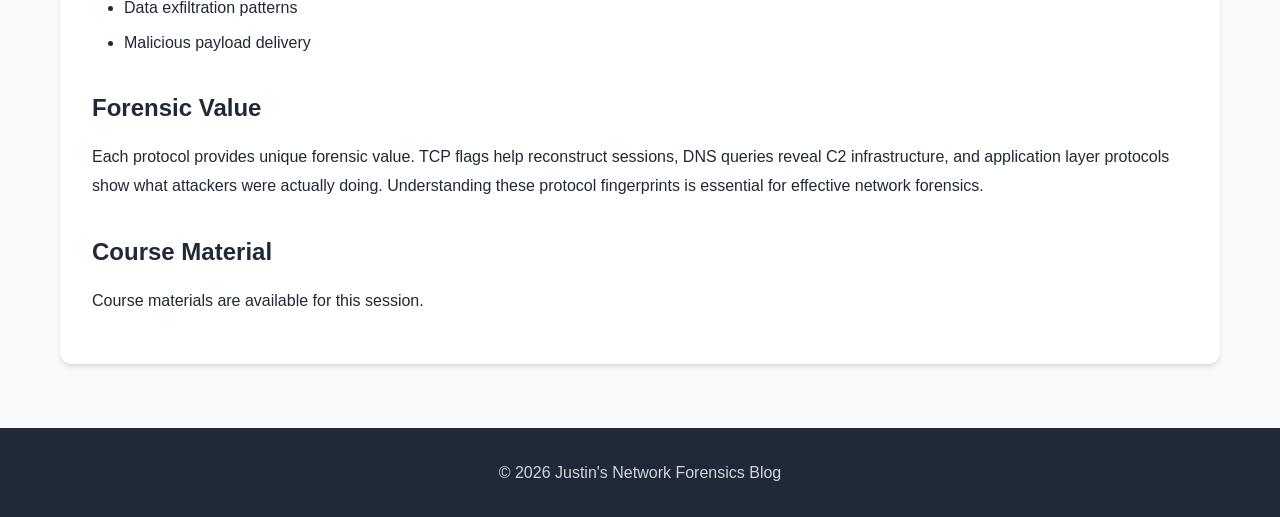
<file: posts/network-protocol.html>
<!DOCTYPE html>
<html lang="en">
<head>
    <meta charset="UTF-8">
    <meta name="viewport" content="width=device-width, initial-scale=1.0">
    <title>Decoding the Protocol Trail - Justin's Network Forensics Blog</title>
    <link rel="stylesheet" href="../styles.css">
</head>
<body>
    <header class="post-header">
        <div class="container">
            <a href="../index.html" class="back-link">← Back to Blog</a>
            <h1>Decoding the Protocol Trail</h1>
            <p class="post-meta">Week 3 Session</p>
        </div>
    </header>

    <main class="container">
        <div class="post-content">
            <p>Every network communication leaves a fingerprint. We looked at how transport layers (TCP/UDP) and application layers (DNS, HTTP) provide clues. For example, abnormal TCP flags can indicate an attacker trying to cover their tracks.</p>
            
            <div class="key-points">
                <h3>Key Concepts</h3>
                <p><strong>Protocol Value:</strong> Different protocols leave unique fingerprints (e.g., TCP flags for session reconstruction, DNS for finding C2 domains).</p>
            </div>

            <h2>Understanding Protocol Fingerprints</h2>
            <p>Network protocols operate at different layers of the OSI model, and each layer provides different types of forensic evidence. Understanding these layers and their protocols is crucial for effective network forensics.</p>

            <h2>Transport Layer Protocols</h2>
            
            <h3>TCP (Transmission Control Protocol)</h3>
            <p>TCP provides connection-oriented communication with flags that indicate connection state. Abnormal TCP flags can reveal:</p>
            <ul>
                <li>Port scanning attempts (SYN flags without ACK)</li>
                <li>Connection hijacking attempts</li>
                <li>Attempts to evade detection</li>
            </ul>
            <p>TCP flags are essential for session reconstruction, allowing investigators to piece together fragmented communications.</p>

            <h3>UDP (User Datagram Protocol)</h3>
            <p>UDP is connectionless and provides less information than TCP, but it's commonly used for DNS queries, which can reveal command and control (C2) domains used by attackers.</p>

            <h2>Application Layer Protocols</h2>
            
            <h3>DNS (Domain Name System)</h3>
            <p>DNS queries can reveal malicious domains used for command and control. Unusual DNS patterns, such as:</p>
            <ul>
                <li>Frequent queries to unknown domains</li>
                <li>DNS tunneling attempts</li>
                <li>Queries to domains associated with known malware</li>
            </ul>
            <p>These patterns are critical indicators of compromise.</p>

            <h3>HTTP/HTTPS</h3>
            <p>HTTP headers and request patterns can reveal:</p>
            <ul>
                <li>User agents used by attackers</li>
                <li>Data exfiltration patterns</li>
                <li>Malicious payload delivery</li>
            </ul>

            <h2>Forensic Value</h2>
            <p>Each protocol provides unique forensic value. TCP flags help reconstruct sessions, DNS queries reveal C2 infrastructure, and application layer protocols show what attackers were actually doing. Understanding these protocol fingerprints is essential for effective network forensics.</p>

            <h2>Course Material</h2>
            <p>Course materials are available for this session.</p>
        </div>
    </main>

    <footer>
        <div class="container">
            <p>&copy; 2026 Justin's Network Forensics Blog</p>
        </div>
    </footer>
</body>
</html>
</file>
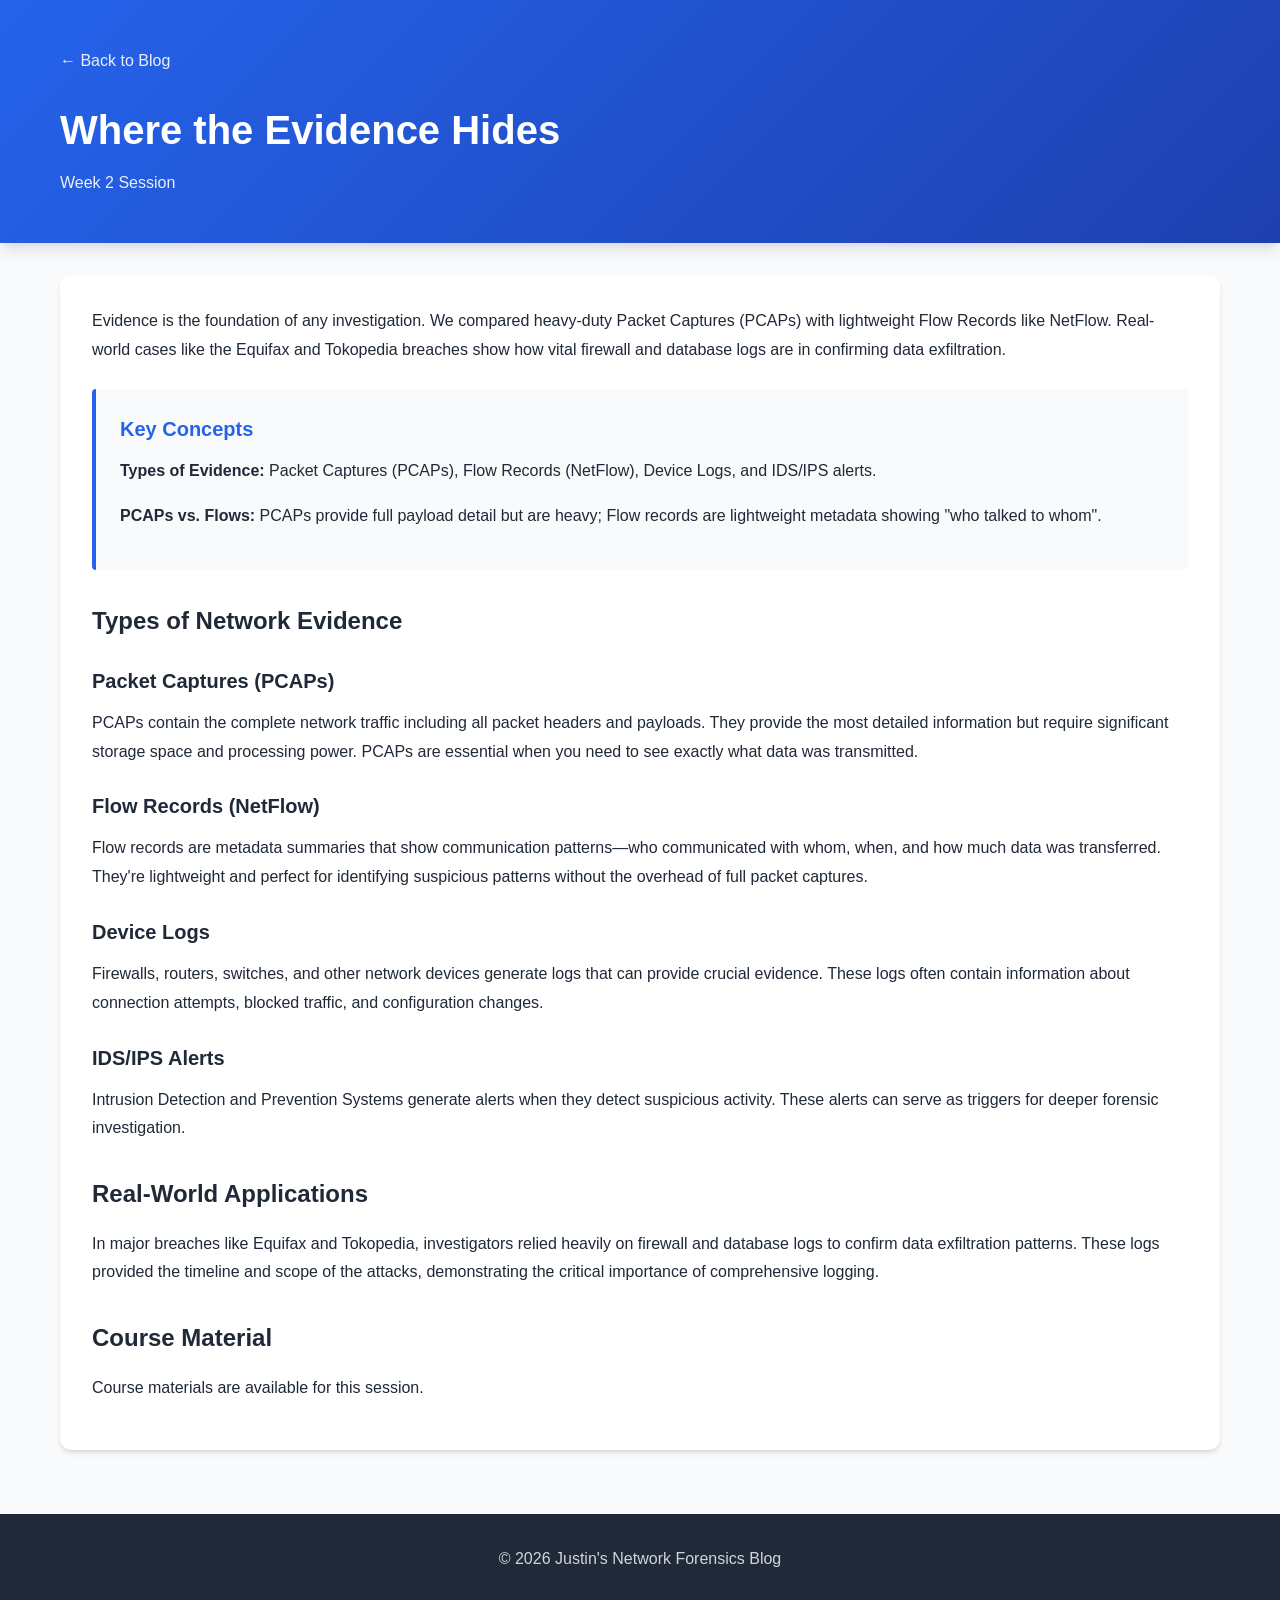
<file: posts/source-of-evidence.html>
<!DOCTYPE html>
<html lang="en">
<head>
    <meta charset="UTF-8">
    <meta name="viewport" content="width=device-width, initial-scale=1.0">
    <title>Where the Evidence Hides - Justin's Network Forensics Blog</title>
    <link rel="stylesheet" href="../styles.css">
</head>
<body>
    <header class="post-header">
        <div class="container">
            <a href="../index.html" class="back-link">← Back to Blog</a>
            <h1>Where the Evidence Hides</h1>
            <p class="post-meta">Week 2 Session</p>
        </div>
    </header>

    <main class="container">
        <div class="post-content">
            <p>Evidence is the foundation of any investigation. We compared heavy-duty Packet Captures (PCAPs) with lightweight Flow Records like NetFlow. Real-world cases like the Equifax and Tokopedia breaches show how vital firewall and database logs are in confirming data exfiltration.</p>
            
            <div class="key-points">
                <h3>Key Concepts</h3>
                <p><strong>Types of Evidence:</strong> Packet Captures (PCAPs), Flow Records (NetFlow), Device Logs, and IDS/IPS alerts.</p>
                <p><strong>PCAPs vs. Flows:</strong> PCAPs provide full payload detail but are heavy; Flow records are lightweight metadata showing "who talked to whom".</p>
            </div>

            <h2>Types of Network Evidence</h2>
            
            <h3>Packet Captures (PCAPs)</h3>
            <p>PCAPs contain the complete network traffic including all packet headers and payloads. They provide the most detailed information but require significant storage space and processing power. PCAPs are essential when you need to see exactly what data was transmitted.</p>

            <h3>Flow Records (NetFlow)</h3>
            <p>Flow records are metadata summaries that show communication patterns—who communicated with whom, when, and how much data was transferred. They're lightweight and perfect for identifying suspicious patterns without the overhead of full packet captures.</p>

            <h3>Device Logs</h3>
            <p>Firewalls, routers, switches, and other network devices generate logs that can provide crucial evidence. These logs often contain information about connection attempts, blocked traffic, and configuration changes.</p>

            <h3>IDS/IPS Alerts</h3>
            <p>Intrusion Detection and Prevention Systems generate alerts when they detect suspicious activity. These alerts can serve as triggers for deeper forensic investigation.</p>

            <h2>Real-World Applications</h2>
            <p>In major breaches like Equifax and Tokopedia, investigators relied heavily on firewall and database logs to confirm data exfiltration patterns. These logs provided the timeline and scope of the attacks, demonstrating the critical importance of comprehensive logging.</p>

            <h2>Course Material</h2>
            <p>Course materials are available for this session.</p>
        </div>
    </main>

    <footer>
        <div class="container">
            <p>&copy; 2026 Justin's Network Forensics Blog</p>
        </div>
    </footer>
</body>
</html>
</file>
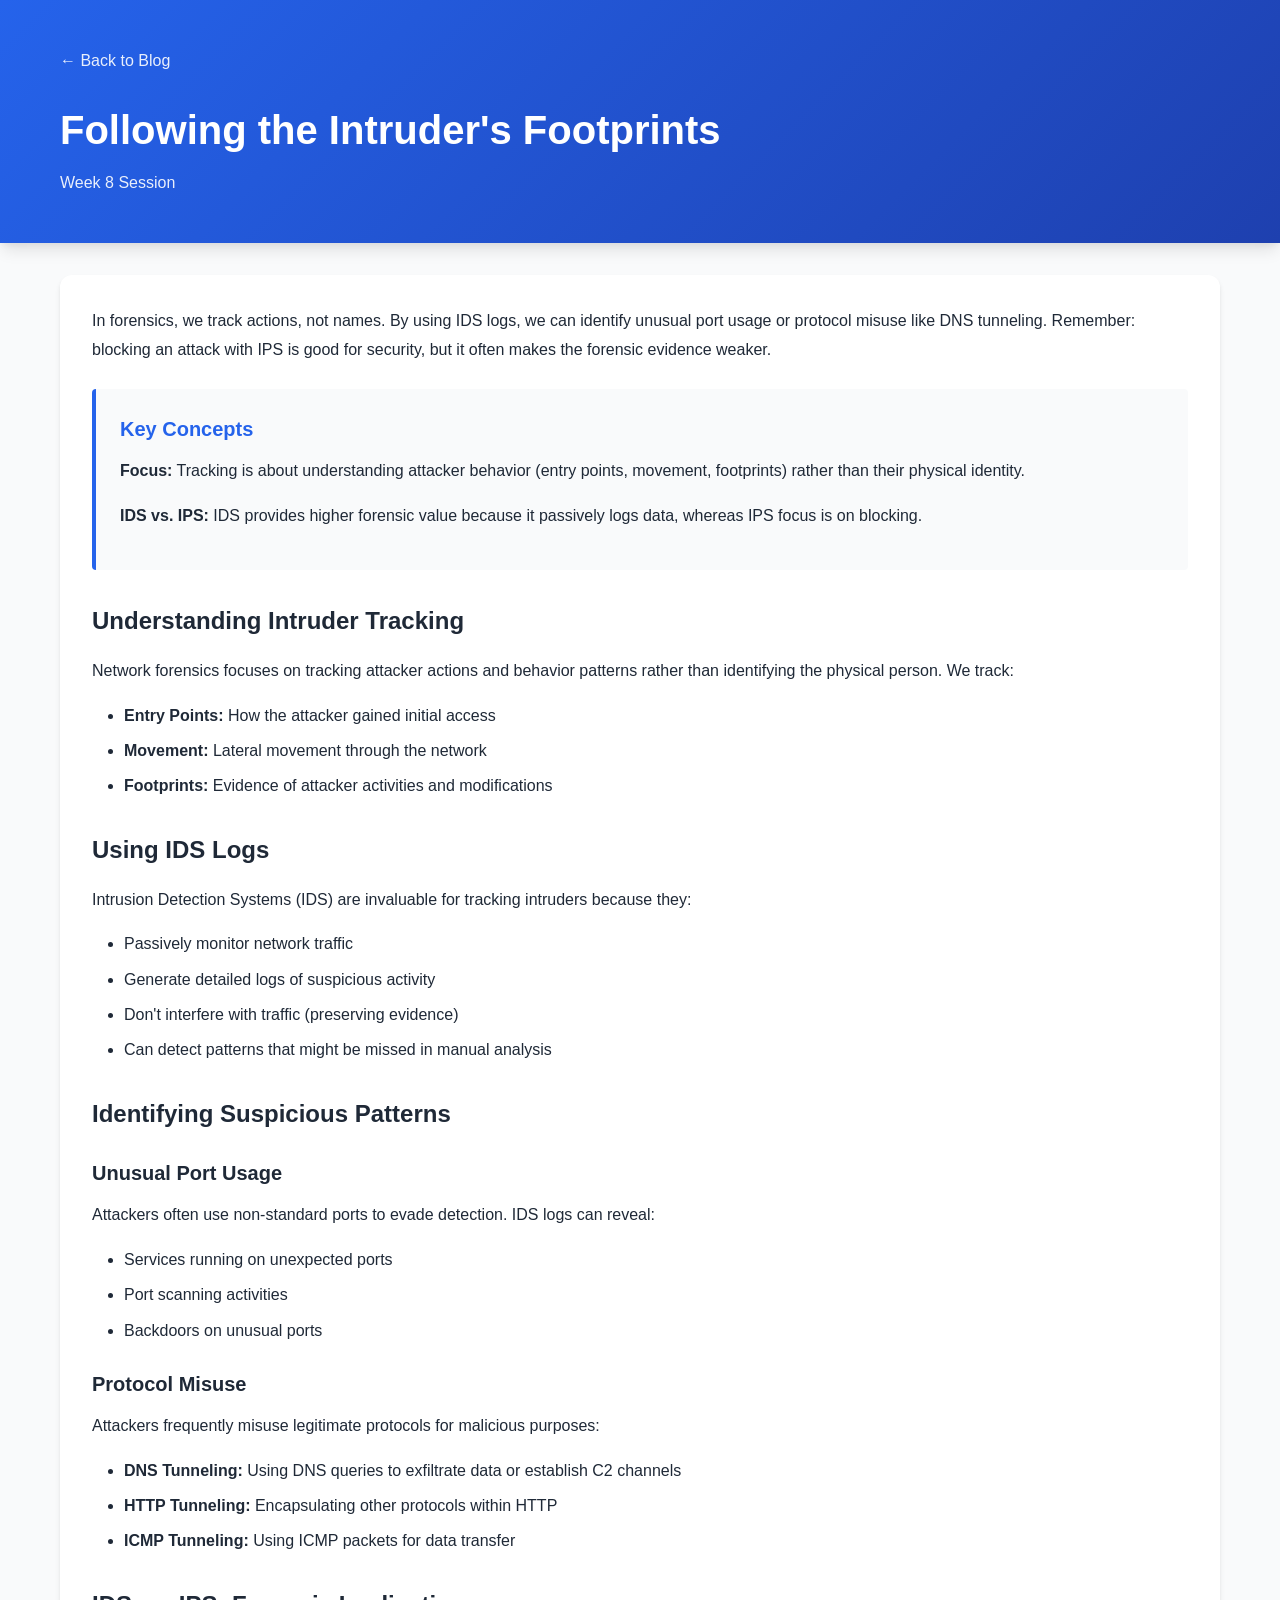
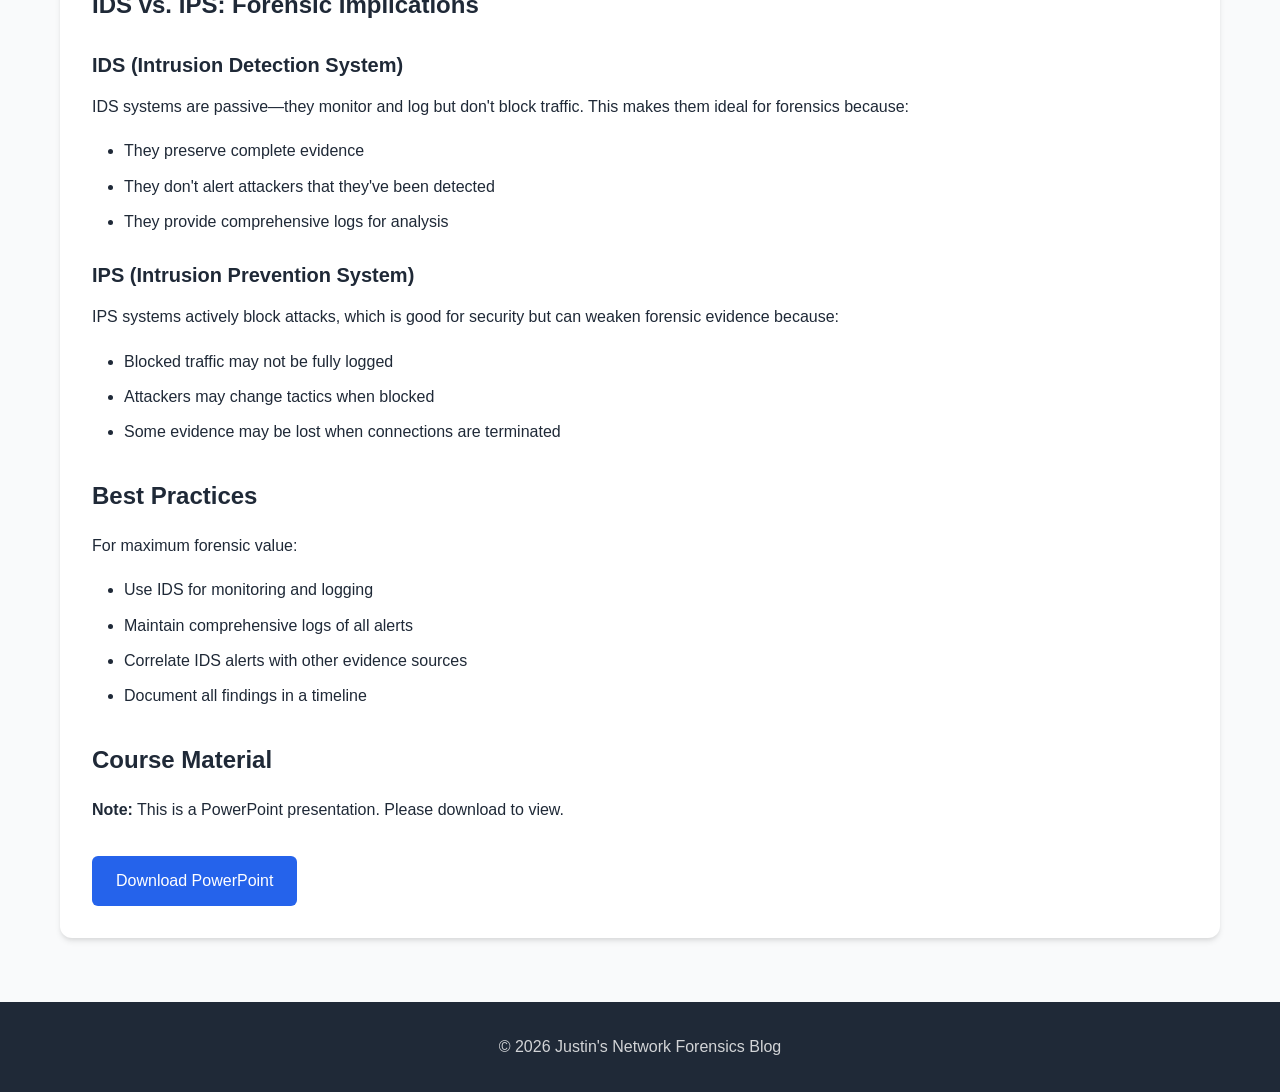
<file: posts/tracking-intruder.html>
<!DOCTYPE html>
<html lang="en">
<head>
    <meta charset="UTF-8">
    <meta name="viewport" content="width=device-width, initial-scale=1.0">
    <title>Following the Intruder's Footprints - Justin's Network Forensics Blog</title>
    <link rel="stylesheet" href="../styles.css">
</head>
<body>
    <header class="post-header">
        <div class="container">
            <a href="../index.html" class="back-link">← Back to Blog</a>
            <h1>Following the Intruder's Footprints</h1>
            <p class="post-meta">Week 8 Session</p>
        </div>
    </header>

    <main class="container">
        <div class="post-content">
            <p>In forensics, we track actions, not names. By using IDS logs, we can identify unusual port usage or protocol misuse like DNS tunneling. Remember: blocking an attack with IPS is good for security, but it often makes the forensic evidence weaker.</p>
            
            <div class="key-points">
                <h3>Key Concepts</h3>
                <p><strong>Focus:</strong> Tracking is about understanding attacker behavior (entry points, movement, footprints) rather than their physical identity.</p>
                <p><strong>IDS vs. IPS:</strong> IDS provides higher forensic value because it passively logs data, whereas IPS focus is on blocking.</p>
            </div>

            <h2>Understanding Intruder Tracking</h2>
            <p>Network forensics focuses on tracking attacker actions and behavior patterns rather than identifying the physical person. We track:</p>
            <ul>
                <li><strong>Entry Points:</strong> How the attacker gained initial access</li>
                <li><strong>Movement:</strong> Lateral movement through the network</li>
                <li><strong>Footprints:</strong> Evidence of attacker activities and modifications</li>
            </ul>

            <h2>Using IDS Logs</h2>
            <p>Intrusion Detection Systems (IDS) are invaluable for tracking intruders because they:</p>
            <ul>
                <li>Passively monitor network traffic</li>
                <li>Generate detailed logs of suspicious activity</li>
                <li>Don't interfere with traffic (preserving evidence)</li>
                <li>Can detect patterns that might be missed in manual analysis</li>
            </ul>

            <h2>Identifying Suspicious Patterns</h2>
            
            <h3>Unusual Port Usage</h3>
            <p>Attackers often use non-standard ports to evade detection. IDS logs can reveal:</p>
            <ul>
                <li>Services running on unexpected ports</li>
                <li>Port scanning activities</li>
                <li>Backdoors on unusual ports</li>
            </ul>

            <h3>Protocol Misuse</h3>
            <p>Attackers frequently misuse legitimate protocols for malicious purposes:</p>
            <ul>
                <li><strong>DNS Tunneling:</strong> Using DNS queries to exfiltrate data or establish C2 channels</li>
                <li><strong>HTTP Tunneling:</strong> Encapsulating other protocols within HTTP</li>
                <li><strong>ICMP Tunneling:</strong> Using ICMP packets for data transfer</li>
            </ul>

            <h2>IDS vs. IPS: Forensic Implications</h2>
            
            <h3>IDS (Intrusion Detection System)</h3>
            <p>IDS systems are passive—they monitor and log but don't block traffic. This makes them ideal for forensics because:</p>
            <ul>
                <li>They preserve complete evidence</li>
                <li>They don't alert attackers that they've been detected</li>
                <li>They provide comprehensive logs for analysis</li>
            </ul>

            <h3>IPS (Intrusion Prevention System)</h3>
            <p>IPS systems actively block attacks, which is good for security but can weaken forensic evidence because:</p>
            <ul>
                <li>Blocked traffic may not be fully logged</li>
                <li>Attackers may change tactics when blocked</li>
                <li>Some evidence may be lost when connections are terminated</li>
            </ul>

            <h2>Best Practices</h2>
            <p>For maximum forensic value:</p>
            <ul>
                <li>Use IDS for monitoring and logging</li>
                <li>Maintain comprehensive logs of all alerts</li>
                <li>Correlate IDS alerts with other evidence sources</li>
                <li>Document all findings in a timeline</li>
            </ul>

            <h2>Course Material</h2>
            <p><strong>Note:</strong> This is a PowerPoint presentation. Please download to view.</p>
            
            <a href="../Main Material Tracking Intruder.pptx" class="download-btn" download>Download PowerPoint</a>
        </div>
    </main>

    <footer>
        <div class="container">
            <p>&copy; 2026 Justin's Network Forensics Blog</p>
        </div>
    </footer>
</body>
</html>
</file>
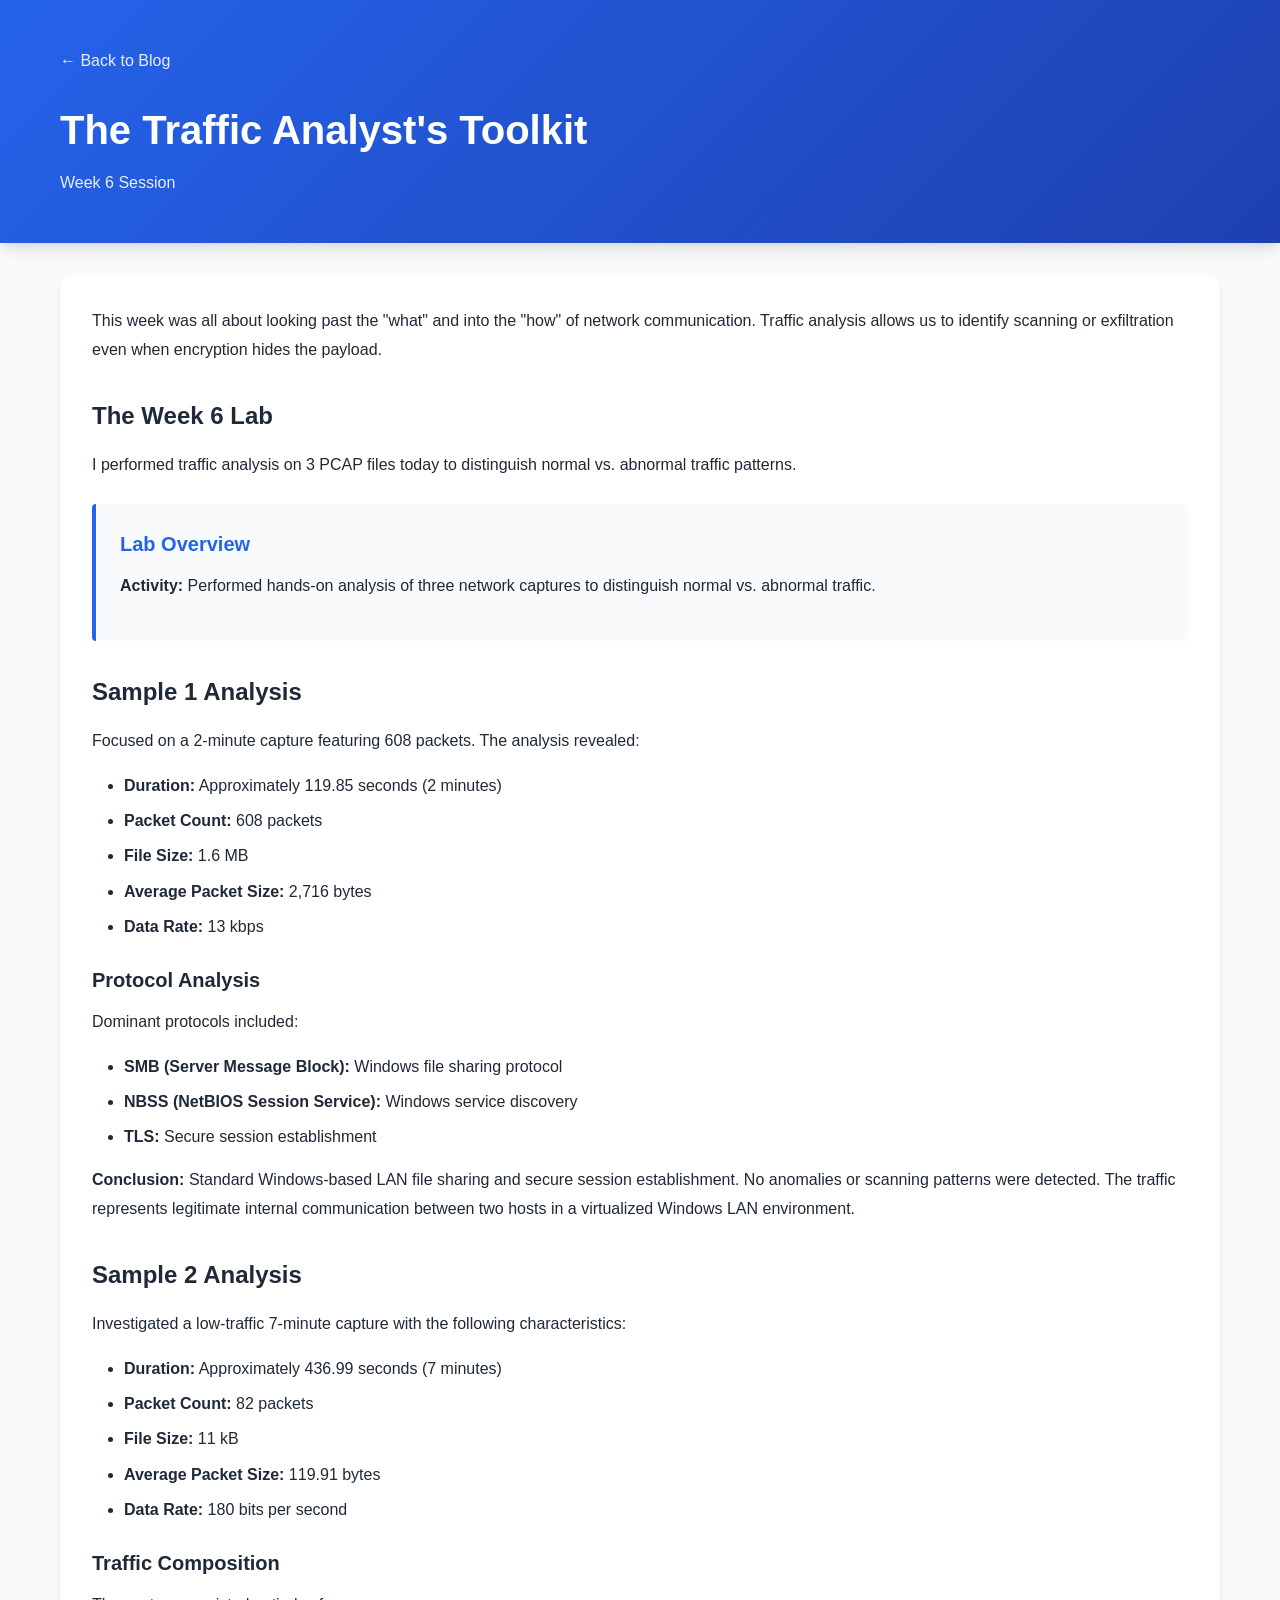
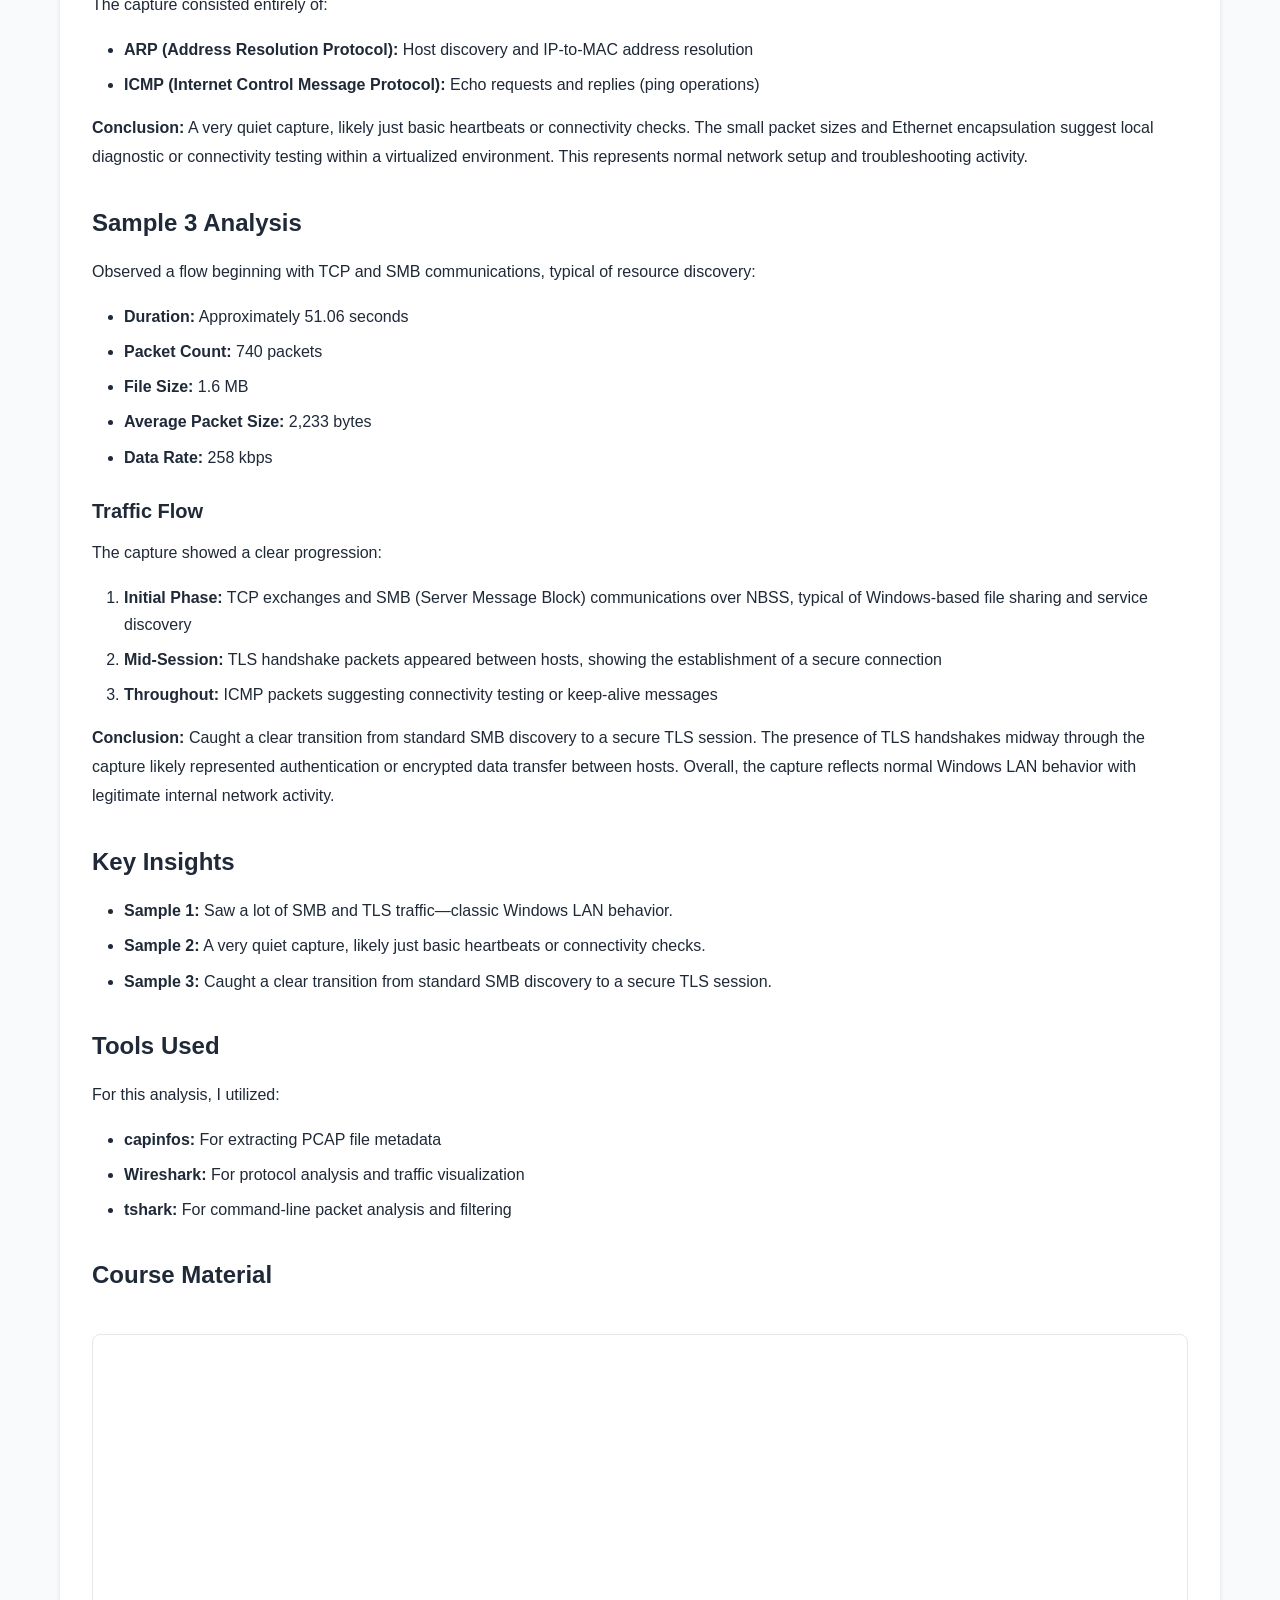
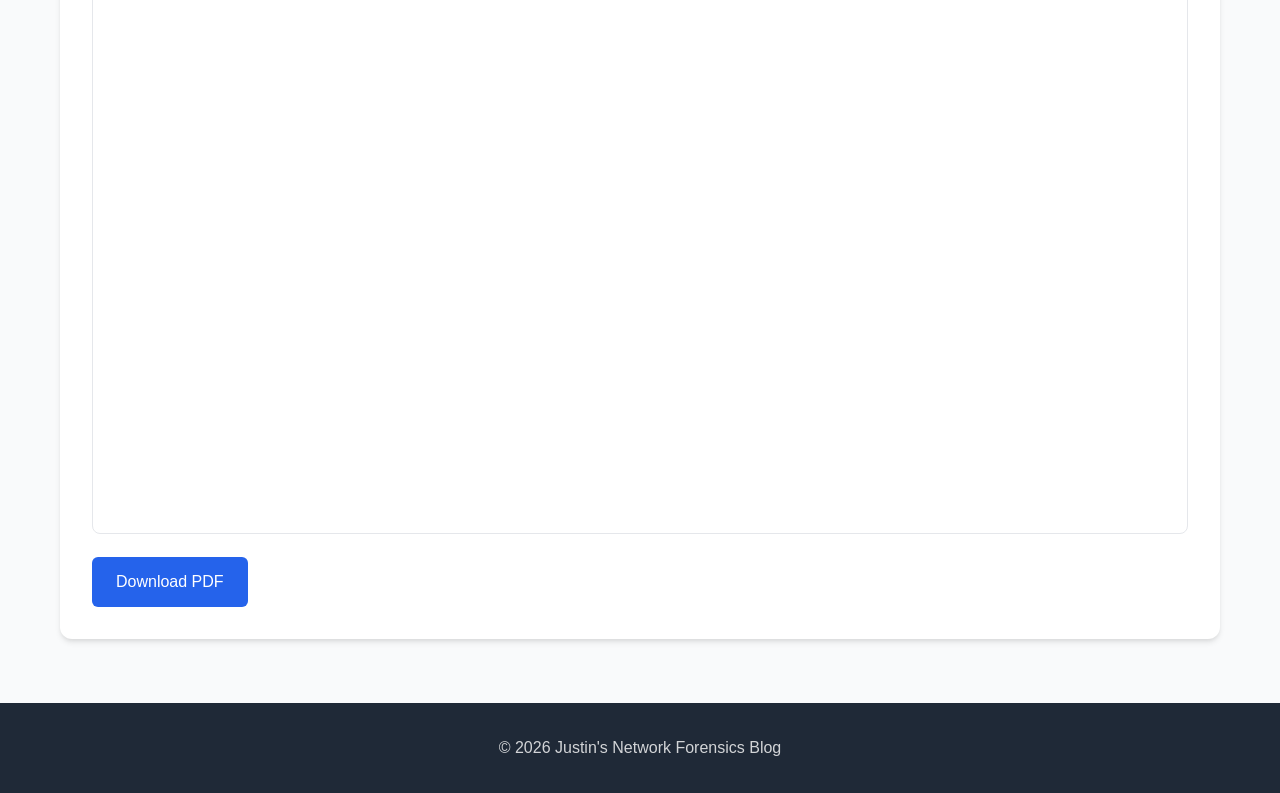
<file: posts/traffic-analysis-lab.html>
<!DOCTYPE html>
<html lang="en">
<head>
    <meta charset="UTF-8">
    <meta name="viewport" content="width=device-width, initial-scale=1.0">
    <title>The Traffic Analyst's Toolkit - Justin's Network Forensics Blog</title>
    <link rel="stylesheet" href="../styles.css">
</head>
<body>
    <header class="post-header">
        <div class="container">
            <a href="../index.html" class="back-link">← Back to Blog</a>
            <h1>The Traffic Analyst's Toolkit</h1>
            <p class="post-meta">Week 6 Session</p>
        </div>
    </header>

    <main class="container">
        <div class="post-content">
            <p>This week was all about looking past the "what" and into the "how" of network communication. Traffic analysis allows us to identify scanning or exfiltration even when encryption hides the payload.</p>

            <h2>The Week 6 Lab</h2>
            <p>I performed traffic analysis on 3 PCAP files today to distinguish normal vs. abnormal traffic patterns.</p>

            <div class="key-points">
                <h3>Lab Overview</h3>
                <p><strong>Activity:</strong> Performed hands-on analysis of three network captures to distinguish normal vs. abnormal traffic.</p>
            </div>

            <h2>Sample 1 Analysis</h2>
            <p>Focused on a 2-minute capture featuring 608 packets. The analysis revealed:</p>
            <ul>
                <li><strong>Duration:</strong> Approximately 119.85 seconds (2 minutes)</li>
                <li><strong>Packet Count:</strong> 608 packets</li>
                <li><strong>File Size:</strong> 1.6 MB</li>
                <li><strong>Average Packet Size:</strong> 2,716 bytes</li>
                <li><strong>Data Rate:</strong> 13 kbps</li>
            </ul>
            
            <h3>Protocol Analysis</h3>
            <p>Dominant protocols included:</p>
            <ul>
                <li><strong>SMB (Server Message Block):</strong> Windows file sharing protocol</li>
                <li><strong>NBSS (NetBIOS Session Service):</strong> Windows service discovery</li>
                <li><strong>TLS:</strong> Secure session establishment</li>
            </ul>
            
            <p><strong>Conclusion:</strong> Standard Windows-based LAN file sharing and secure session establishment. No anomalies or scanning patterns were detected. The traffic represents legitimate internal communication between two hosts in a virtualized Windows LAN environment.</p>

            <h2>Sample 2 Analysis</h2>
            <p>Investigated a low-traffic 7-minute capture with the following characteristics:</p>
            <ul>
                <li><strong>Duration:</strong> Approximately 436.99 seconds (7 minutes)</li>
                <li><strong>Packet Count:</strong> 82 packets</li>
                <li><strong>File Size:</strong> 11 kB</li>
                <li><strong>Average Packet Size:</strong> 119.91 bytes</li>
                <li><strong>Data Rate:</strong> 180 bits per second</li>
            </ul>
            
            <h3>Traffic Composition</h3>
            <p>The capture consisted entirely of:</p>
            <ul>
                <li><strong>ARP (Address Resolution Protocol):</strong> Host discovery and IP-to-MAC address resolution</li>
                <li><strong>ICMP (Internet Control Message Protocol):</strong> Echo requests and replies (ping operations)</li>
            </ul>
            
            <p><strong>Conclusion:</strong> A very quiet capture, likely just basic heartbeats or connectivity checks. The small packet sizes and Ethernet encapsulation suggest local diagnostic or connectivity testing within a virtualized environment. This represents normal network setup and troubleshooting activity.</p>

            <h2>Sample 3 Analysis</h2>
            <p>Observed a flow beginning with TCP and SMB communications, typical of resource discovery:</p>
            <ul>
                <li><strong>Duration:</strong> Approximately 51.06 seconds</li>
                <li><strong>Packet Count:</strong> 740 packets</li>
                <li><strong>File Size:</strong> 1.6 MB</li>
                <li><strong>Average Packet Size:</strong> 2,233 bytes</li>
                <li><strong>Data Rate:</strong> 258 kbps</li>
            </ul>
            
            <h3>Traffic Flow</h3>
            <p>The capture showed a clear progression:</p>
            <ol>
                <li><strong>Initial Phase:</strong> TCP exchanges and SMB (Server Message Block) communications over NBSS, typical of Windows-based file sharing and service discovery</li>
                <li><strong>Mid-Session:</strong> TLS handshake packets appeared between hosts, showing the establishment of a secure connection</li>
                <li><strong>Throughout:</strong> ICMP packets suggesting connectivity testing or keep-alive messages</li>
            </ol>
            
            <p><strong>Conclusion:</strong> Caught a clear transition from standard SMB discovery to a secure TLS session. The presence of TLS handshakes midway through the capture likely represented authentication or encrypted data transfer between hosts. Overall, the capture reflects normal Windows LAN behavior with legitimate internal network activity.</p>

            <h2>Key Insights</h2>
            <ul>
                <li><strong>Sample 1:</strong> Saw a lot of SMB and TLS traffic—classic Windows LAN behavior.</li>
                <li><strong>Sample 2:</strong> A very quiet capture, likely just basic heartbeats or connectivity checks.</li>
                <li><strong>Sample 3:</strong> Caught a clear transition from standard SMB discovery to a secure TLS session.</li>
            </ul>

            <h2>Tools Used</h2>
            <p>For this analysis, I utilized:</p>
            <ul>
                <li><strong>capinfos:</strong> For extracting PCAP file metadata</li>
                <li><strong>Wireshark:</strong> For protocol analysis and traffic visualization</li>
                <li><strong>tshark:</strong> For command-line packet analysis and filtering</li>
            </ul>

            <h2>Course Material</h2>
            <iframe src="../Network Forensics Forum Week 6-20260109082539.pdf" class="pdf-viewer" type="application/pdf">
                <p>Your browser does not support PDFs. <a href="../Network Forensics Forum Week 6-20260109082539.pdf" class="download-btn">Download PDF</a></p>
            </iframe>
            
            <a href="../Network Forensics Forum Week 6-20260109082539.pdf" class="download-btn" download>Download PDF</a>
        </div>
    </main>

    <footer>
        <div class="container">
            <p>&copy; 2026 Justin's Network Forensics Blog</p>
        </div>
    </footer>
</body>
</html>
</file>
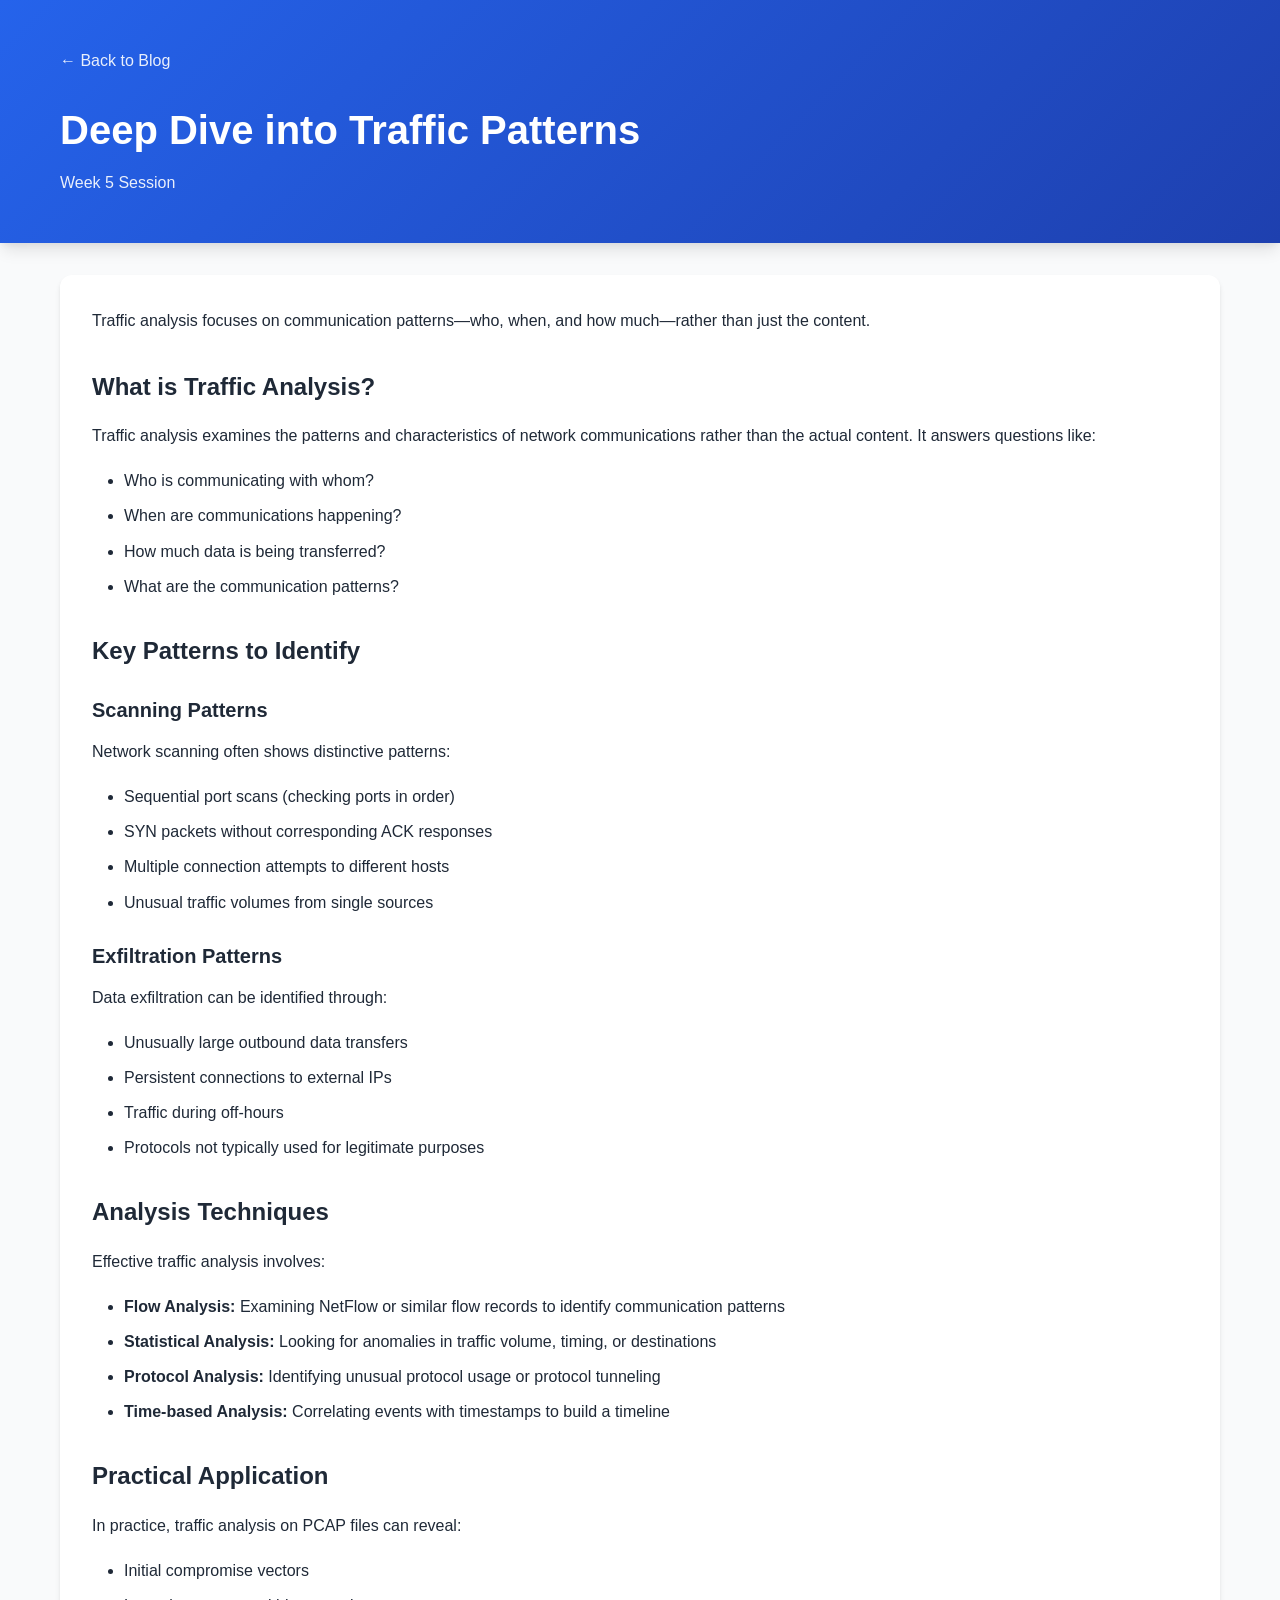
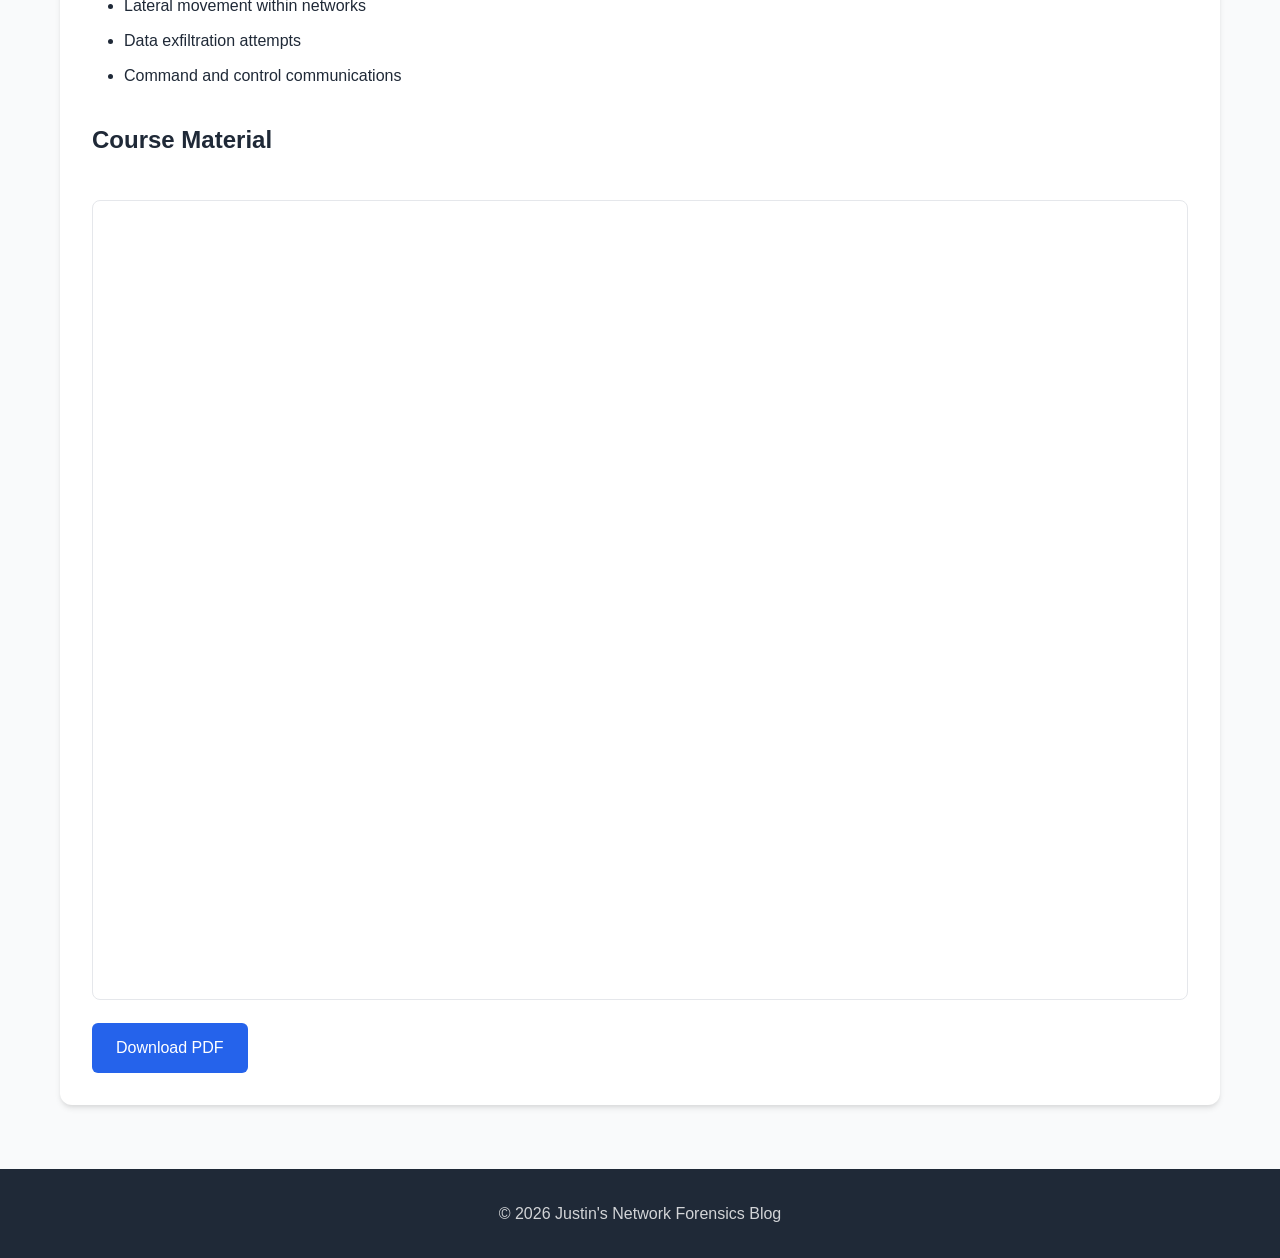
<file: posts/traffic-analysis.html>
<!DOCTYPE html>
<html lang="en">
<head>
    <meta charset="UTF-8">
    <meta name="viewport" content="width=device-width, initial-scale=1.0">
    <title>Deep Dive into Traffic Patterns - Justin's Network Forensics Blog</title>
    <link rel="stylesheet" href="../styles.css">
</head>
<body>
    <header class="post-header">
        <div class="container">
            <a href="../index.html" class="back-link">← Back to Blog</a>
            <h1>Deep Dive into Traffic Patterns</h1>
            <p class="post-meta">Week 5 Session</p>
        </div>
    </header>

    <main class="container">
        <div class="post-content">
            <p>Traffic analysis focuses on communication patterns—who, when, and how much—rather than just the content.</p>

            <h2>What is Traffic Analysis?</h2>
            <p>Traffic analysis examines the patterns and characteristics of network communications rather than the actual content. It answers questions like:</p>
            <ul>
                <li>Who is communicating with whom?</li>
                <li>When are communications happening?</li>
                <li>How much data is being transferred?</li>
                <li>What are the communication patterns?</li>
            </ul>

            <h2>Key Patterns to Identify</h2>
            
            <h3>Scanning Patterns</h3>
            <p>Network scanning often shows distinctive patterns:</p>
            <ul>
                <li>Sequential port scans (checking ports in order)</li>
                <li>SYN packets without corresponding ACK responses</li>
                <li>Multiple connection attempts to different hosts</li>
                <li>Unusual traffic volumes from single sources</li>
            </ul>

            <h3>Exfiltration Patterns</h3>
            <p>Data exfiltration can be identified through:</p>
            <ul>
                <li>Unusually large outbound data transfers</li>
                <li>Persistent connections to external IPs</li>
                <li>Traffic during off-hours</li>
                <li>Protocols not typically used for legitimate purposes</li>
            </ul>

            <h2>Analysis Techniques</h2>
            <p>Effective traffic analysis involves:</p>
            <ul>
                <li><strong>Flow Analysis:</strong> Examining NetFlow or similar flow records to identify communication patterns</li>
                <li><strong>Statistical Analysis:</strong> Looking for anomalies in traffic volume, timing, or destinations</li>
                <li><strong>Protocol Analysis:</strong> Identifying unusual protocol usage or protocol tunneling</li>
                <li><strong>Time-based Analysis:</strong> Correlating events with timestamps to build a timeline</li>
            </ul>

            <h2>Practical Application</h2>
            <p>In practice, traffic analysis on PCAP files can reveal:</p>
            <ul>
                <li>Initial compromise vectors</li>
                <li>Lateral movement within networks</li>
                <li>Data exfiltration attempts</li>
                <li>Command and control communications</li>
            </ul>

            <h2>Course Material</h2>
            <iframe src="../Traffic Analysis.pdf" class="pdf-viewer" type="application/pdf">
                <p>Your browser does not support PDFs. <a href="../Traffic Analysis.pdf" class="download-btn">Download PDF</a></p>
            </iframe>
            
            <a href="../Traffic Analysis.pdf" class="download-btn" download>Download PDF</a>
        </div>
    </main>

    <footer>
        <div class="container">
            <p>&copy; 2026 Justin's Network Forensics Blog</p>
        </div>
    </footer>
</body>
</html>
</file>
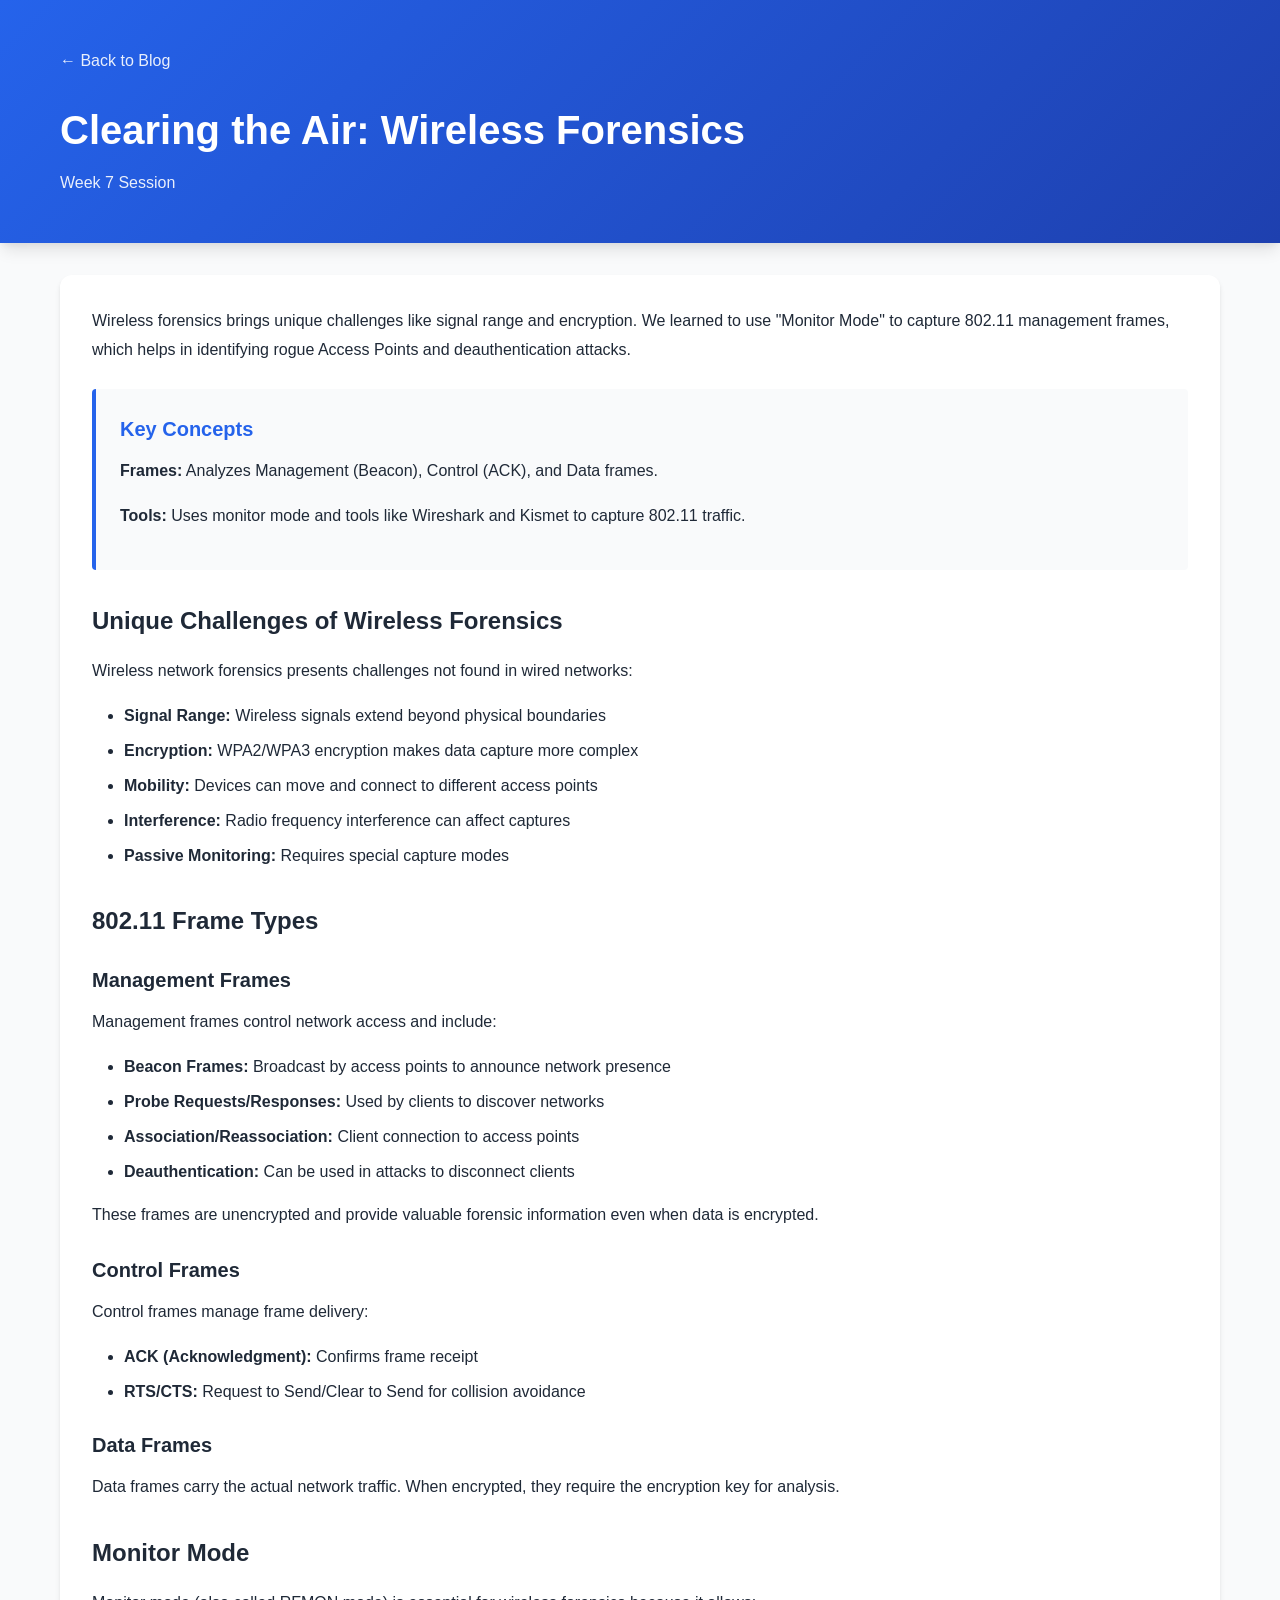
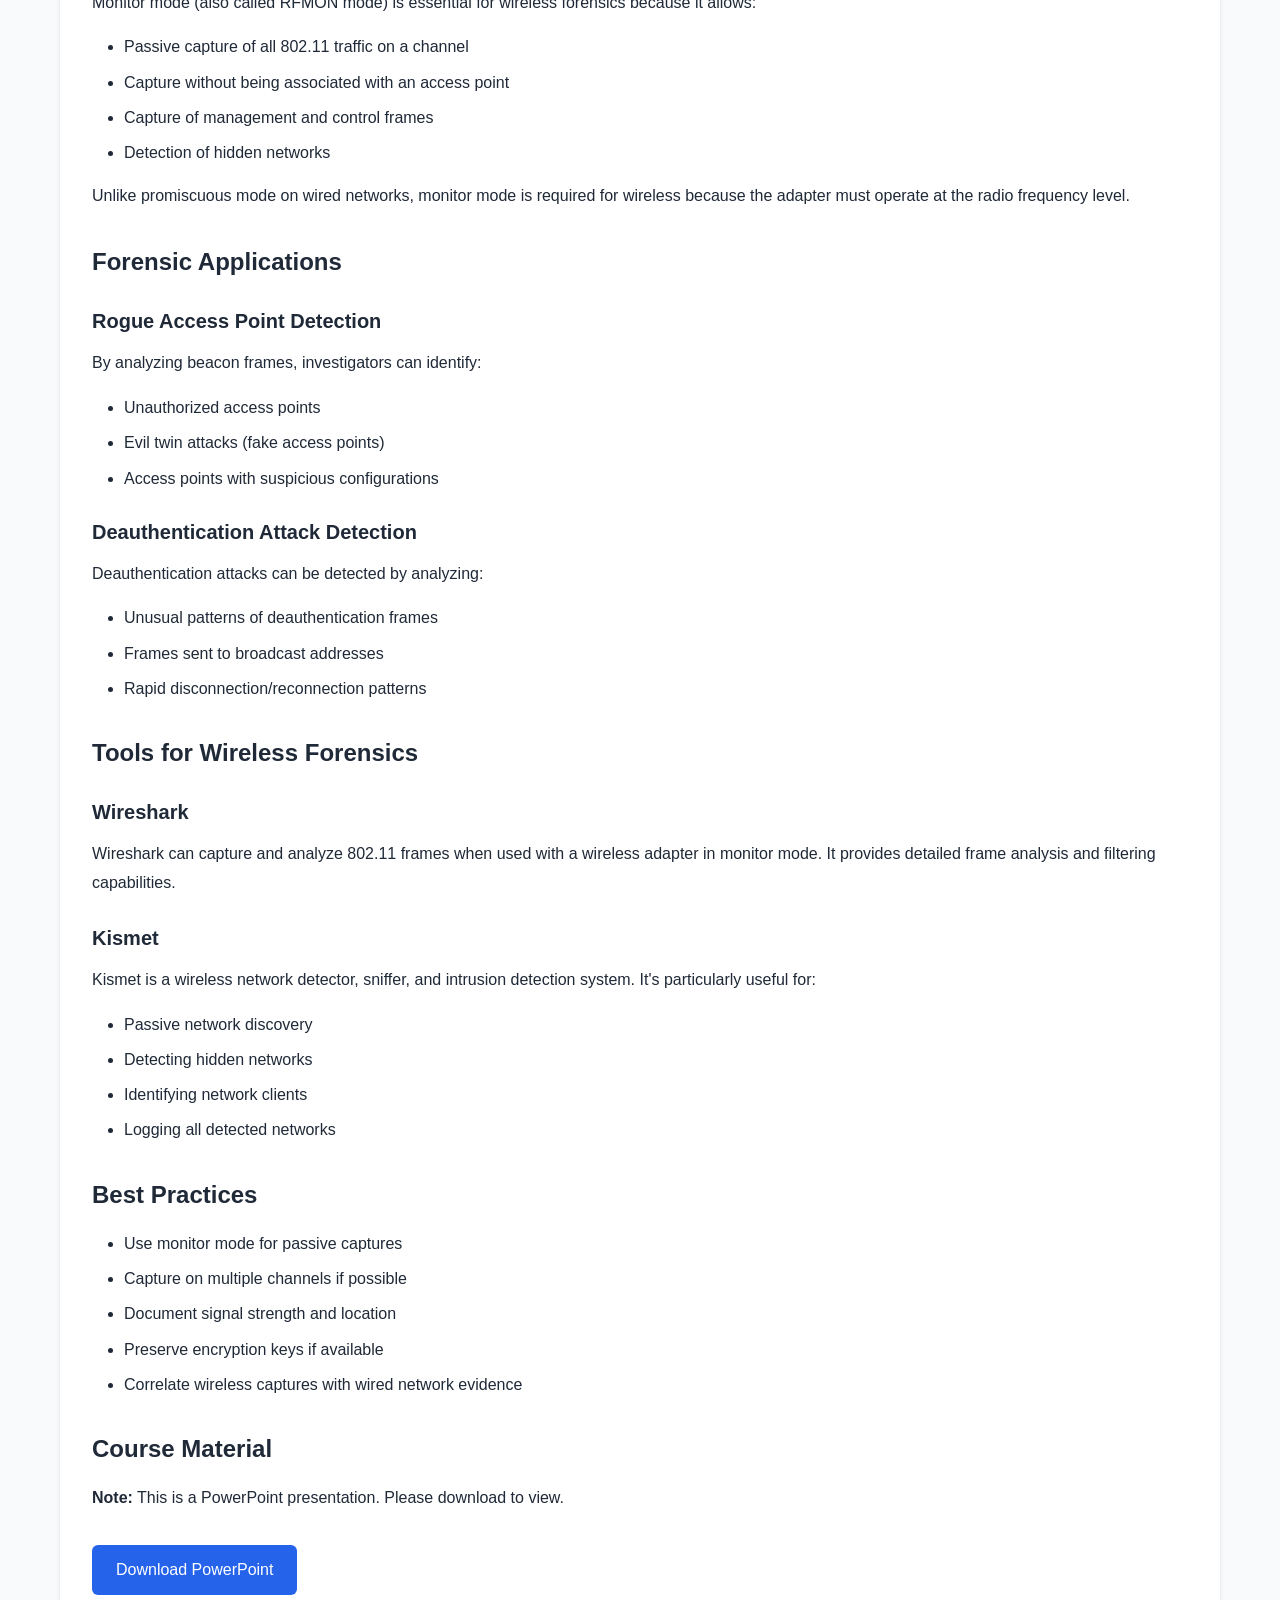
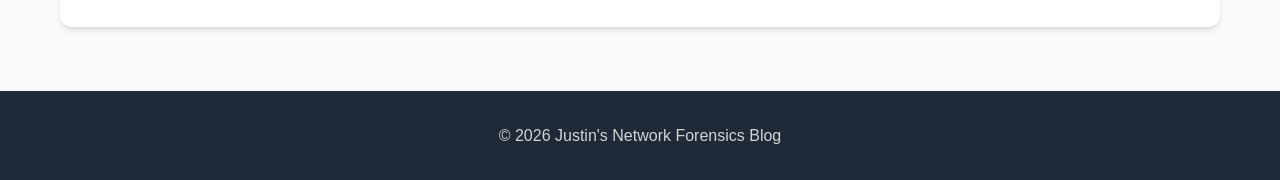
<file: posts/wireless-forensics.html>
<!DOCTYPE html>
<html lang="en">
<head>
    <meta charset="UTF-8">
    <meta name="viewport" content="width=device-width, initial-scale=1.0">
    <title>Clearing the Air: Wireless Forensics - Justin's Network Forensics Blog</title>
    <link rel="stylesheet" href="../styles.css">
</head>
<body>
    <header class="post-header">
        <div class="container">
            <a href="../index.html" class="back-link">← Back to Blog</a>
            <h1>Clearing the Air: Wireless Forensics</h1>
            <p class="post-meta">Week 7 Session</p>
        </div>
    </header>

    <main class="container">
        <div class="post-content">
            <p>Wireless forensics brings unique challenges like signal range and encryption. We learned to use "Monitor Mode" to capture 802.11 management frames, which helps in identifying rogue Access Points and deauthentication attacks.</p>
            
            <div class="key-points">
                <h3>Key Concepts</h3>
                <p><strong>Frames:</strong> Analyzes Management (Beacon), Control (ACK), and Data frames.</p>
                <p><strong>Tools:</strong> Uses monitor mode and tools like Wireshark and Kismet to capture 802.11 traffic.</p>
            </div>

            <h2>Unique Challenges of Wireless Forensics</h2>
            <p>Wireless network forensics presents challenges not found in wired networks:</p>
            <ul>
                <li><strong>Signal Range:</strong> Wireless signals extend beyond physical boundaries</li>
                <li><strong>Encryption:</strong> WPA2/WPA3 encryption makes data capture more complex</li>
                <li><strong>Mobility:</strong> Devices can move and connect to different access points</li>
                <li><strong>Interference:</strong> Radio frequency interference can affect captures</li>
                <li><strong>Passive Monitoring:</strong> Requires special capture modes</li>
            </ul>

            <h2>802.11 Frame Types</h2>
            
            <h3>Management Frames</h3>
            <p>Management frames control network access and include:</p>
            <ul>
                <li><strong>Beacon Frames:</strong> Broadcast by access points to announce network presence</li>
                <li><strong>Probe Requests/Responses:</strong> Used by clients to discover networks</li>
                <li><strong>Association/Reassociation:</strong> Client connection to access points</li>
                <li><strong>Deauthentication:</strong> Can be used in attacks to disconnect clients</li>
            </ul>
            <p>These frames are unencrypted and provide valuable forensic information even when data is encrypted.</p>

            <h3>Control Frames</h3>
            <p>Control frames manage frame delivery:</p>
            <ul>
                <li><strong>ACK (Acknowledgment):</strong> Confirms frame receipt</li>
                <li><strong>RTS/CTS:</strong> Request to Send/Clear to Send for collision avoidance</li>
            </ul>

            <h3>Data Frames</h3>
            <p>Data frames carry the actual network traffic. When encrypted, they require the encryption key for analysis.</p>

            <h2>Monitor Mode</h2>
            <p>Monitor mode (also called RFMON mode) is essential for wireless forensics because it allows:</p>
            <ul>
                <li>Passive capture of all 802.11 traffic on a channel</li>
                <li>Capture without being associated with an access point</li>
                <li>Capture of management and control frames</li>
                <li>Detection of hidden networks</li>
            </ul>
            <p>Unlike promiscuous mode on wired networks, monitor mode is required for wireless because the adapter must operate at the radio frequency level.</p>

            <h2>Forensic Applications</h2>
            
            <h3>Rogue Access Point Detection</h3>
            <p>By analyzing beacon frames, investigators can identify:</p>
            <ul>
                <li>Unauthorized access points</li>
                <li>Evil twin attacks (fake access points)</li>
                <li>Access points with suspicious configurations</li>
            </ul>

            <h3>Deauthentication Attack Detection</h3>
            <p>Deauthentication attacks can be detected by analyzing:</p>
            <ul>
                <li>Unusual patterns of deauthentication frames</li>
                <li>Frames sent to broadcast addresses</li>
                <li>Rapid disconnection/reconnection patterns</li>
            </ul>

            <h2>Tools for Wireless Forensics</h2>
            
            <h3>Wireshark</h3>
            <p>Wireshark can capture and analyze 802.11 frames when used with a wireless adapter in monitor mode. It provides detailed frame analysis and filtering capabilities.</p>

            <h3>Kismet</h3>
            <p>Kismet is a wireless network detector, sniffer, and intrusion detection system. It's particularly useful for:</p>
            <ul>
                <li>Passive network discovery</li>
                <li>Detecting hidden networks</li>
                <li>Identifying network clients</li>
                <li>Logging all detected networks</li>
            </ul>

            <h2>Best Practices</h2>
            <ul>
                <li>Use monitor mode for passive captures</li>
                <li>Capture on multiple channels if possible</li>
                <li>Document signal strength and location</li>
                <li>Preserve encryption keys if available</li>
                <li>Correlate wireless captures with wired network evidence</li>
            </ul>

            <h2>Course Material</h2>
            <p><strong>Note:</strong> This is a PowerPoint presentation. Please download to view.</p>
            
            <a href="../Wireless Network Forensics.pptx" class="download-btn" download>Download PowerPoint</a>
        </div>
    </main>

    <footer>
        <div class="container">
            <p>&copy; 2026 Justin's Network Forensics Blog</p>
        </div>
    </footer>
</body>
</html>
</file>
<file: styles.css>
* {
    margin: 0;
    padding: 0;
    box-sizing: border-box;
}

:root {
    --primary-color: #2563eb;
    --secondary-color: #1e40af;
    --text-color: #1f2937;
    --text-light: #6b7280;
    --bg-color: #f9fafb;
    --card-bg: #ffffff;
    --border-color: #e5e7eb;
    --shadow: 0 4px 6px -1px rgba(0, 0, 0, 0.1), 0 2px 4px -1px rgba(0, 0, 0, 0.06);
    --shadow-lg: 0 10px 15px -3px rgba(0, 0, 0, 0.1), 0 4px 6px -2px rgba(0, 0, 0, 0.05);
}

body {
    font-family: -apple-system, BlinkMacSystemFont, 'Segoe UI', Roboto, 'Helvetica Neue', Arial, sans-serif;
    line-height: 1.6;
    color: var(--text-color);
    background-color: var(--bg-color);
}

.container {
    max-width: 1200px;
    margin: 0 auto;
    padding: 0 20px;
}

header {
    background: linear-gradient(135deg, var(--primary-color) 0%, var(--secondary-color) 100%);
    color: white;
    padding: 3rem 0;
    box-shadow: var(--shadow-lg);
}

header h1 {
    font-size: 2.5rem;
    font-weight: 700;
    margin-bottom: 0.5rem;
}

.subtitle {
    font-size: 1.1rem;
    opacity: 0.9;
}

main {
    padding: 3rem 0;
}

.blog-grid {
    display: grid;
    grid-template-columns: repeat(auto-fill, minmax(300px, 1fr));
    gap: 2rem;
    margin-top: 2rem;
}

.blog-card {
    background: var(--card-bg);
    border-radius: 12px;
    box-shadow: var(--shadow);
    transition: transform 0.3s ease, box-shadow 0.3s ease;
    overflow: hidden;
    border: 1px solid var(--border-color);
}

.blog-card:hover {
    transform: translateY(-4px);
    box-shadow: var(--shadow-lg);
}

.card-content {
    padding: 1.5rem;
}

.session-number {
    display: inline-block;
    background: linear-gradient(135deg, var(--primary-color), var(--secondary-color));
    color: white;
    padding: 0.25rem 0.75rem;
    border-radius: 20px;
    font-size: 0.75rem;
    font-weight: 600;
    text-transform: uppercase;
    letter-spacing: 0.5px;
    margin-bottom: 1rem;
}

.blog-card h2 {
    font-size: 1.25rem;
    font-weight: 600;
    margin-bottom: 0.75rem;
    color: var(--text-color);
    line-height: 1.4;
}

.blog-card p {
    color: var(--text-light);
    font-size: 0.95rem;
    margin-bottom: 1.5rem;
    line-height: 1.6;
}

.card-footer {
    display: flex;
    justify-content: space-between;
    align-items: center;
    padding-top: 1rem;
    border-top: 1px solid var(--border-color);
}

.btn {
    display: inline-block;
    background: var(--primary-color);
    color: white;
    padding: 0.5rem 1.25rem;
    border-radius: 6px;
    text-decoration: none;
    font-weight: 500;
    font-size: 0.9rem;
    transition: background 0.3s ease;
}

.btn:hover {
    background: var(--secondary-color);
}

.file-type {
    background: var(--bg-color);
    color: var(--text-light);
    padding: 0.25rem 0.75rem;
    border-radius: 4px;
    font-size: 0.75rem;
    font-weight: 600;
    text-transform: uppercase;
}

footer {
    background: var(--text-color);
    color: white;
    text-align: center;
    padding: 2rem 0;
    margin-top: 4rem;
}

footer p {
    color: rgba(255, 255, 255, 0.8);
}

/* Post page styles */
.post-header {
    background: linear-gradient(135deg, var(--primary-color) 0%, var(--secondary-color) 100%);
    color: white;
    padding: 3rem 0;
    margin-bottom: 2rem;
}

.post-header h1 {
    font-size: 2.5rem;
    margin-bottom: 0.5rem;
}

.post-meta {
    opacity: 0.9;
    font-size: 1rem;
}

.post-content {
    background: var(--card-bg);
    border-radius: 12px;
    padding: 2rem;
    box-shadow: var(--shadow);
    margin-bottom: 2rem;
}

.post-content p {
    margin-bottom: 1rem;
    line-height: 1.8;
    color: var(--text-color);
}

.post-content h2 {
    color: var(--text-color);
    margin-top: 2rem;
    margin-bottom: 1rem;
    font-size: 1.5rem;
}

.post-content h3 {
    color: var(--text-color);
    margin-top: 1.5rem;
    margin-bottom: 0.75rem;
    font-size: 1.25rem;
}

.post-content ul, .post-content ol {
    margin-left: 2rem;
    margin-bottom: 1rem;
    color: var(--text-color);
}

.post-content li {
    margin-bottom: 0.5rem;
    line-height: 1.7;
}

.post-content strong {
    color: var(--text-color);
    font-weight: 600;
}

.back-link {
    display: inline-flex;
    align-items: center;
    color: white;
    text-decoration: none;
    margin-bottom: 1.5rem;
    font-weight: 500;
    transition: opacity 0.3s ease;
    opacity: 0.9;
}

.back-link:hover {
    opacity: 1;
}

.pdf-viewer {
    width: 100%;
    height: 800px;
    border: 1px solid var(--border-color);
    border-radius: 8px;
    margin-top: 1.5rem;
}

.download-btn {
    display: inline-block;
    background: var(--primary-color);
    color: white;
    padding: 0.75rem 1.5rem;
    border-radius: 6px;
    text-decoration: none;
    font-weight: 500;
    margin-top: 1rem;
    transition: background 0.3s ease;
}

.download-btn:hover {
    background: var(--secondary-color);
}

.key-points {
    background: var(--bg-color);
    border-left: 4px solid var(--primary-color);
    padding: 1.5rem;
    margin: 1.5rem 0;
    border-radius: 4px;
}

.key-points h3 {
    margin-top: 0;
    color: var(--primary-color);
}

@media (max-width: 768px) {
    header h1 {
        font-size: 2rem;
    }

    .blog-grid {
        grid-template-columns: 1fr;
        gap: 1.5rem;
    }

    .post-header h1 {
        font-size: 2rem;
    }
}
</file>
